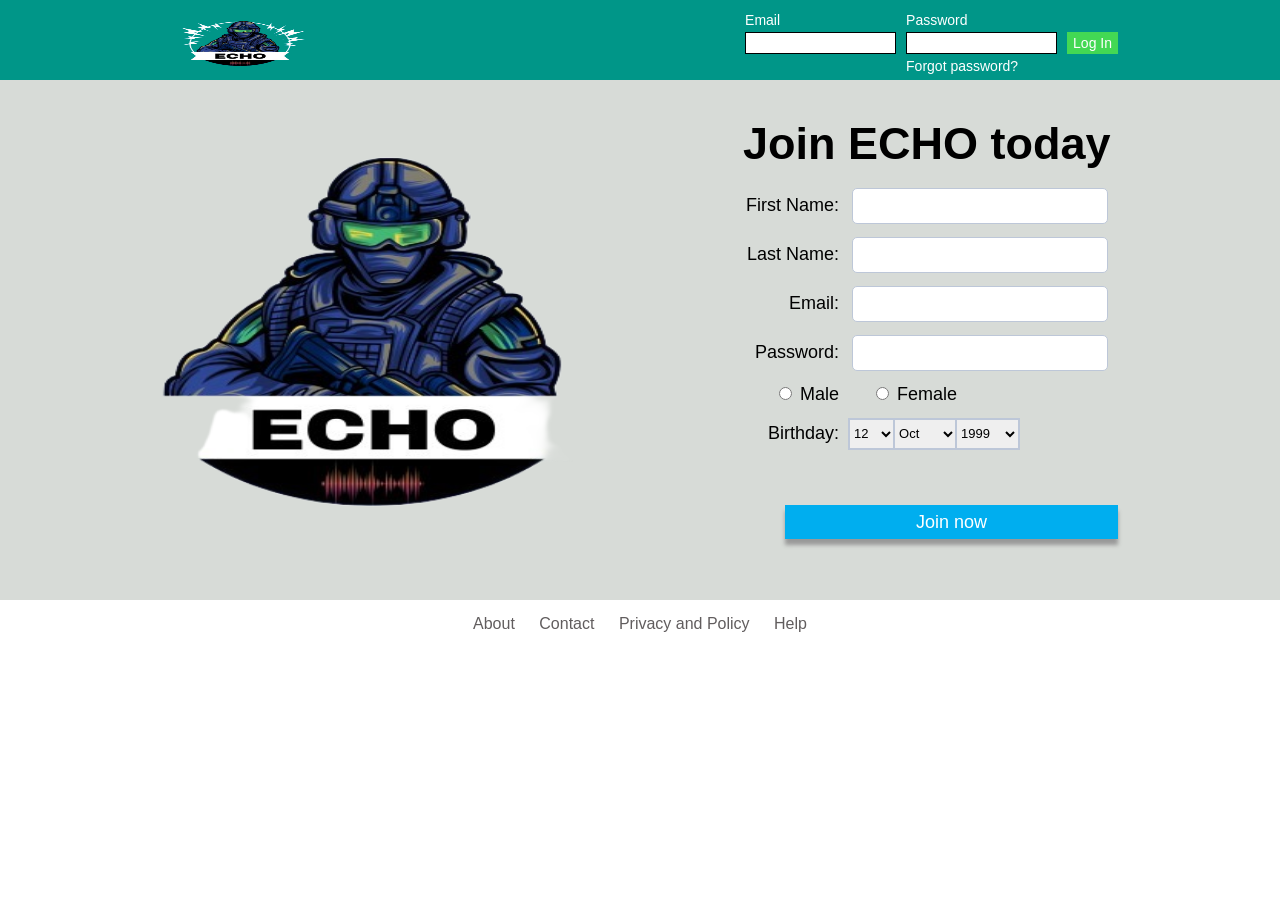
<file: index.html>
﻿<!DOCTYPE html>
<html>
<head>
	<title>Echo Enforce</title>
	<link rel="stylesheet" type="text/css" href="./CSS/style.css"/>
</head>
<body>

	<div class="header">
		<div class="wrapper">
			<img src="images/enforce.png" width=160 height=70 class="logoletter"/>
			<form action="./login/home.html" class="loginuser">
				<table id="login">
					<tr style="height: 20px">
						<td><label for="email">Email</label> </td>
						<td><label for="logpassword">Password</label></td>
						<td rowspan=3><input type="submit" value="Log In" id="loginbutton"></td>
					</tr>
					
					<tr>
						<td><input type="text" id="email" class="inputtext" required/></td>
						<td><input type="password" id="logpassword" class="inputtext" required/></td>
					</tr>

					<tr style="height: 20px">
						<td></td>
						<td><a href="" style="color:white;text-decoration:none;padding-top: 3px;">Forgot password?</a></td>
					</tr>
				</table>

			</form>
		</div>
	</div>

	<div class="main">
		<div class="wrapper">
			<img src="images/Echo.png" class="logopic"/>

		<div class="signup">
			<h1>Join ECHO today</h1>

			<form action="join/profile1.html">
				<table id="signuptable">
					<tr>
						<td><label for="fname">First Name:</label></td>
						<td><input type="text" id="fname" class="inputtext2" name="fname" required/></td>
					</tr>

					<tr>
						<td><label for="lname">Last Name:</label></td>
						<td><input type="text" id="lname" class="inputtext2" name="lname" required/></td>
					</tr>

					<tr>
						<td><label for="emailadd"> Email:</label></td>
						<td><input type="email" id="emailadd" class="inputtext2" name="emailid" required/></td>
					</tr>

					<tr>
						<td><label for="pwd">Password:</label></td>
						<td><input type="password" id="pwd" class="inputtext2" name="pwd" required/></td>
					</tr>

					<tr id="fm">
						<td style="text-align:right;"><input type="radio" name="sex" id="male" required/>
						<label for="male">Male</label></td>

						<td style="padding-left:20px;"><input type="radio" name="sex" id="female" required/>
						<label for="female" id="fm1">Female</label></td>
					</tr>

					<tr>
						<td><label for="date">Birthday:</label></td>
						<td id="dob"><select title="Day" id="date" name="date">
							<option value="0">Day</option>
							<option value="1">1</option>
							<option value="2">2</option>
							<option value="3">3</option>
							<option value="4">4</option>
							<option value="5">5</option>
							<option value="6">6</option>
							<option value="7">7</option>
							<option value="8">8</option>
							<option value="9">9</option>
							<option value="10">10</option>
							<option value="11">11</option>
							<option value="12" selected="1">12</option>
							<option value="13">13</option>
							<option value="14">14</option>
							<option value="15">15</option>
							<option value="16">16</option>
							<option value="17">17</option>
							<option value="18">18</option>
							<option value="19">19</option>
							<option value="20">20</option>
							<option value="21">21</option>
							<option value="22">22</option>
							<option value="23">23</option>
							<option value="24">24</option>
							<option value="25">25</option>
							<option value="26">26</option>
							<option value="27">27</option>
							<option value="28">28</option>
							<option value="29">29</option>
							<option value="30">30</option>
							<option value="31">31</option>
						</select>
						<select title="month" style="width: 65px" name="month">
							<option value="0">Month</option>
							<option value="1">Jan</option>
							<option value="2">Feb</option>
							<option value="3">Mar</option>
							<option value="4">Apr</option>
							<option value="5">May</option>
							<option value="6">Jun</option>
							<option value="7">Jul</option>
							<option value="8">Aug</option>
							<option value="9">Sept</option>
							<option value="10" selected="1">Oct</option>
							<option value="11">Nov</option>
							<option value="12">Dec</option>
						</select>
						<select title="year" style="width: 65px" name="year">
							<option value="0">Year</option><option value="2017">2017</option><option value="2016">2016</option><option value="2015">2015</option><option value="2014">2014</option><option value="2013">2013</option><option value="2012">2012</option><option value="2011">2011</option><option value="2010">2010</option><option value="2009">2009</option><option value="2008">2008</option><option value="2007">2007</option><option value="2006">2006</option><option value="2005">2005</option><option value="2004">2004</option><option value="2003">2003</option><option value="2002">2002</option><option value="2001">2001</option><option value="2000">2000</option><option value="1999" selected="1">1999</option><option value="1998">1998</option><option value="1997">1997</option><option value="1996">1996</option><option value="1995">1995</option><option value="1994">1994</option><option value="1993">1993</option><option value="1992">1992</option><option value="1991">1991</option><option value="1990">1990</option><option value="1989">1989</option><option value="1988">1988</option><option value="1987">1987</option><option value="1986">1986</option><option value="1985">1985</option><option value="1984">1984</option><option value="1983">1983</option><option value="1982">1982</option><option value="1981">1981</option><option value="1980">1980</option><option value="1979">1979</option><option value="1978">1978</option><option value="1977">1977</option><option value="1976">1976</option><option value="1975">1975</option><option value="1974">1974</option><option value="1973">1973</option><option value="1972">1972</option><option value="1971">1971</option><option value="1970">1970</option><option value="1969">1969</option><option value="1968">1968</option><option value="1967">1967</option><option value="1966">1966</option><option value="1965">1965</option><option value="1964">1964</option><option value="1963">1963</option><option value="1962">1962</option><option value="1961">1961</option><option value="1960">1960</option><option value="1959">1959</option><option value="1958">1958</option><option value="1957">1957</option><option value="1956">1956</option><option value="1955">1955</option><option value="1954">1954</option><option value="1953">1953</option><option value="1952">1952</option><option value="1951">1951</option><option value="1950">1950</option><option value="1949">1949</option><option value="1948">1948</option><option value="1947">1947</option><option value="1946">1946</option><option value="1945">1945</option><option value="1944">1944</option><option value="1943">1943</option><option value="1942">1942</option><option value="1941">1941</option><option value="1940">1940</option><option value="1939">1939</option><option value="1938">1938</option><option value="1937">1937</option><option value="1936">1936</option><option value="1935">1935</option><option value="1934">1934</option><option value="1933">1933</option><option value="1932">1932</option><option value="1931">1931</option><option value="1930">1930</option><option value="1929">1929</option><option value="1928">1928</option><option value="1927">1927</option><option value="1926">1926</option><option value="1925">1925</option><option value="1924">1924</option><option value="1923">1923</option><option value="1922">1922</option><option value="1921">1921</option><option value="1920">1920</option><option value="1919">1919</option><option value="1918">1918</option><option value="1917">1917</option><option value="1916">1916</option><option value="1915">1915</option><option value="1914">1914</option><option value="1913">1913</option><option value="1912">1912</option><option value="1911">1911</option><option value="1910">1910</option><option value="1909">1909</option><option value="1908">1908</option><option value="1907">1907</option><option value="1906">1906</option><option value="1905">1905</option>
						</select></td>
					</tr>


					<tr id="joinbut">
						<td colspan=2 style="padding-left:40px;padding-right: 0px"><input id="joinnowbttn" type="submit" value="Join now"/></td>
					</tr>

				</table>
			</form>
			</div>
		</div>
	</div>

	<div class="footer">
		<div class="wrapper">
			<div class="foot">

				<ul>
					<li><a href="">About</a></li>
					<li><a href="">Contact</a></li>
					<li><a href="">Privacy and Policy</a></li>
					<li><a href="">Help</a></li>
				</ul>
			</div>
		</div>
	</div>

</body>
</html>
</file>
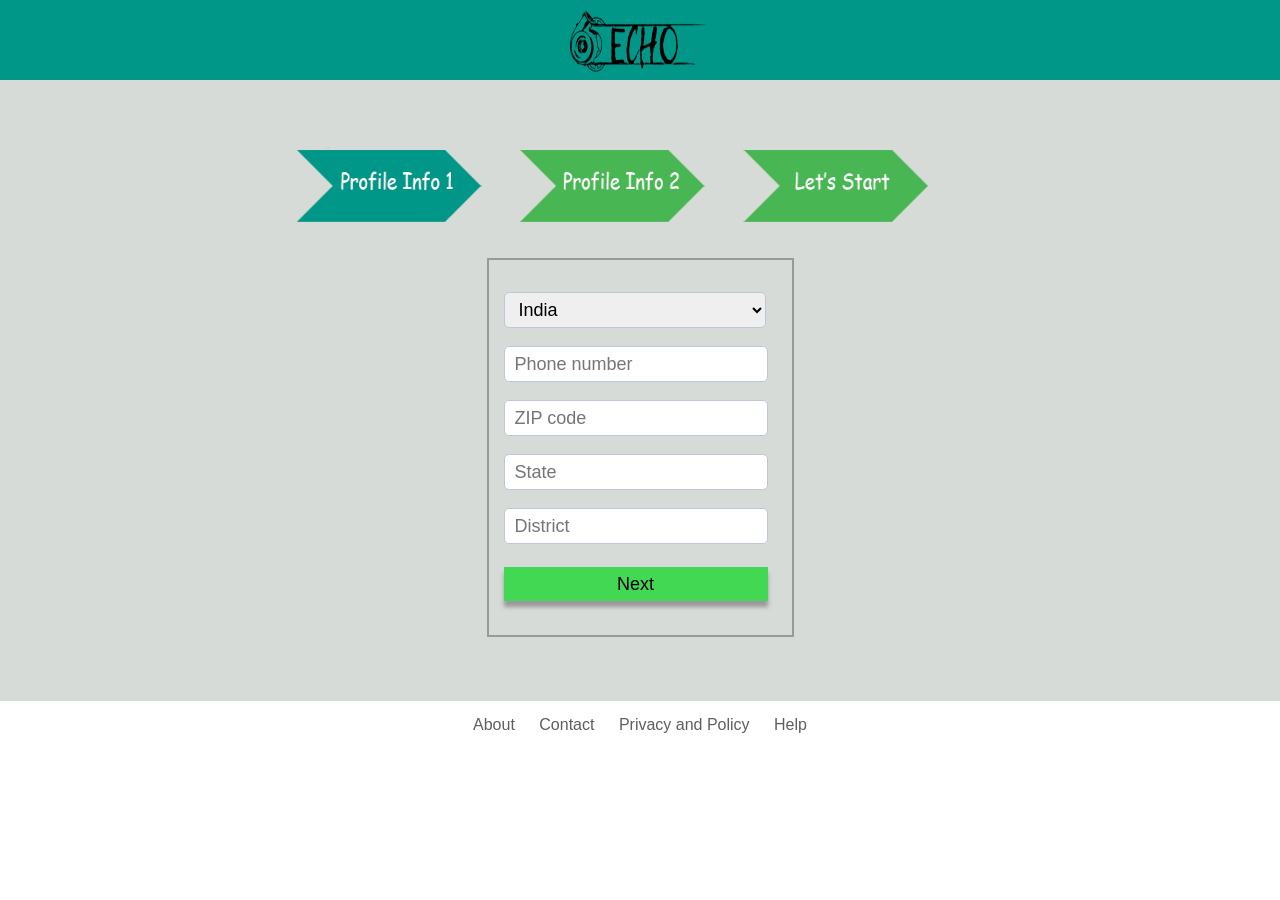
<file: join/profile1.html>
﻿<!DOCTYPE html>
<html>
<head>
	<title>Echo Enforce Profile Detail 1</title>
	<link rel="stylesheet" type="text/css" href="../CSS/styleprofile.css"/>
</head>
<body>

	<div class="header">
		<div class="wrapper">
			<img src="../images/sss.png" width=160 height=70 class="logoletter"/>
			
		</div>
	</div>

	<div class="main">
		<div class="wrapper">

		<div class="signup">
			<!-- <h1>Join homaj today</h1> -->
			<img src="../images/profile/profile1.png"/>
			<form action="profile2.html">
				<table id="signuptable">
					<tr>
						<td style="padding-top:18px;"><select title="country">
						<option value=0>India</option>
						<option value=0>Argentina</option>
						<option value=0>Spain</option>
						<option value=0>United States</option>
						</td>
					</tr>

					<tr>
						<td><input type="number" id="phoneno" class="inputtext2" placeholder="Phone number" required/></td>
					</tr>

					<tr>
						<td><input type="number" id="zipcode" class="inputtext2" placeholder="ZIP code" required/></td>
					</tr>

					<tr>
						<td><input type="text" id="state" class="inputtext2" placeholder="State" required/></td>
					</tr>

					<tr>
						<td><input type="text" id="District" class="inputtext2" placeholder="District" required/>
					</tr>

				


					<tr id="nextbut">
						<td><input id="nextbttn" type="submit" value="Next"/></td>
					</tr>

				</table>
			</form>
			</div>
		</div>
	</div>

	<div class="footer">
		<div class="wrapper">
			<div class="foot">
				<ul>
					<li><a href="">About</a></li>
					<li><a href="">Contact</a></li>
					<li><a href="">Privacy and Policy</a></li>
					<li><a href="">Help</a></li>
				</ul>
			</div>
		</div>
	</div>

</body>
</html>
</file>
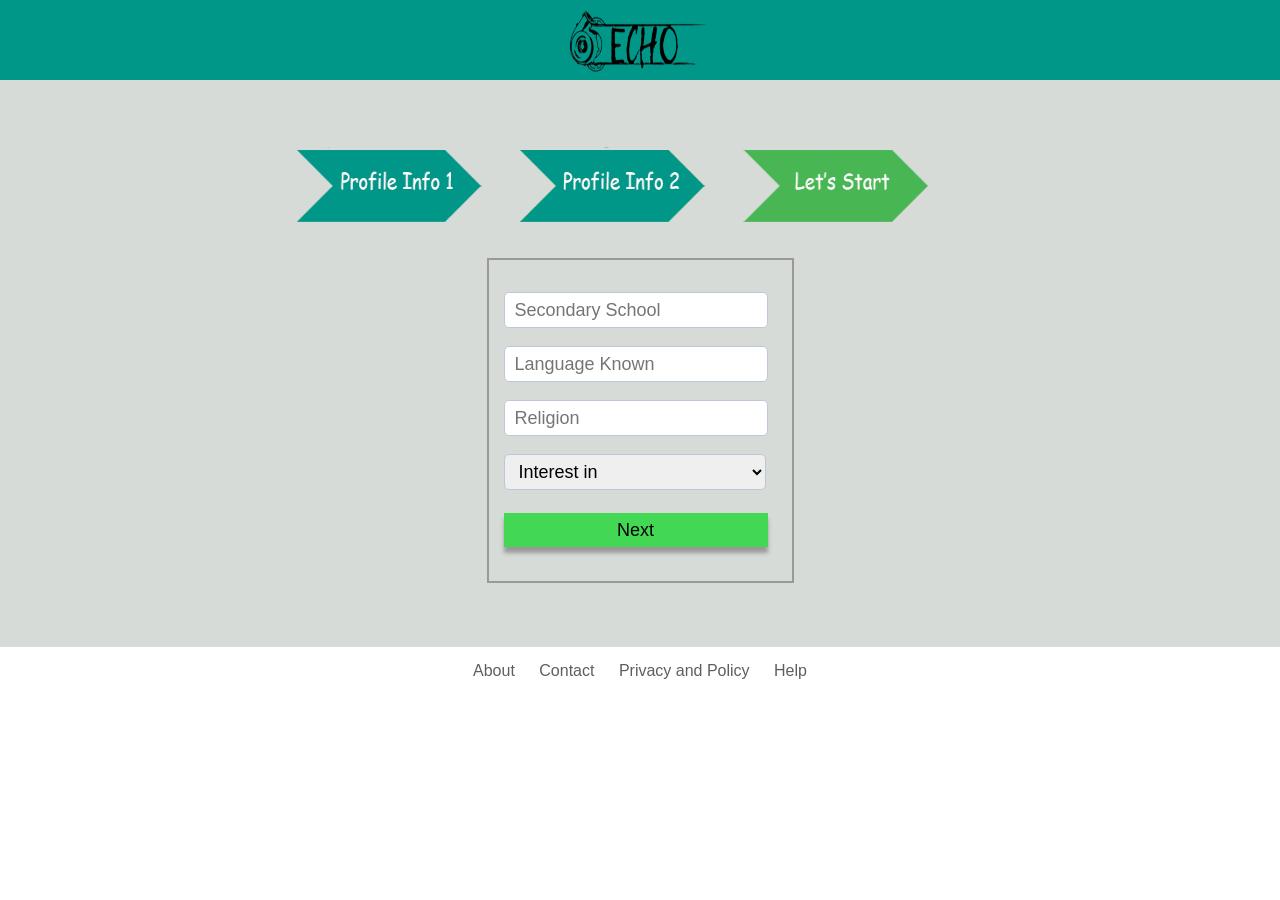
<file: join/profile2.html>
﻿<!DOCTYPE html>
<html>
<head>
	<title>Echo Enforce Profile Detail 2</title>
	<link rel="stylesheet" type="text/css" href="../CSS/styleprofile.css"/>
</head>
<body>

	<div class="header">
		<div class="wrapper">
			<img src="../images/sss.png" width=160 height=70 class="logoletter"/>
			
		</div>
	</div>

	<div class="main">
		<div class="wrapper">

		<div class="signup">
			<!-- <h1>Join homaj today</h1> -->
			<img src="../images/profile/profile2.png"/>
			<form action="profile3.html">
				<table id="signuptable">

					<tr>
						<td style="padding-top:18px"><input type="text" id="school" class="inputtext2" placeholder="Secondary School" required/></td>
					</tr>

					<tr>
						<td><input type="text" id="language" class="inputtext2" placeholder="Language Known" required/></td>
					</tr>

					<tr>
						<td><input type="text" id="religion" class="inputtext2" placeholder="Religion" required/></td>
					</tr>

					<tr>
						<td><select title="Interest">
						<option value=0>Interest in</option>
						<option value=1>Men</option>
						<option value=2>Women</option>
						<option value=3>Men and Women</option>
						</td>
					</tr>

					<tr id="nextbut">
						<td><input id="nextbttn" type="submit" value="Next"/></td>
					</tr>

				</table>
			</form>
			</div>
		</div>
	</div>

	<div class="footer">
		<div class="wrapper">
			<div class="foot">

				<ul>
					<li><a href="">About</a></li>
					<li><a href="">Contact</a></li>
					<li><a href="">Privacy and Policy</a></li>
					<li><a href="">Help</a></li>
				</ul>
			</div>
		</div>
	</div>

</body>
</html>
</file>
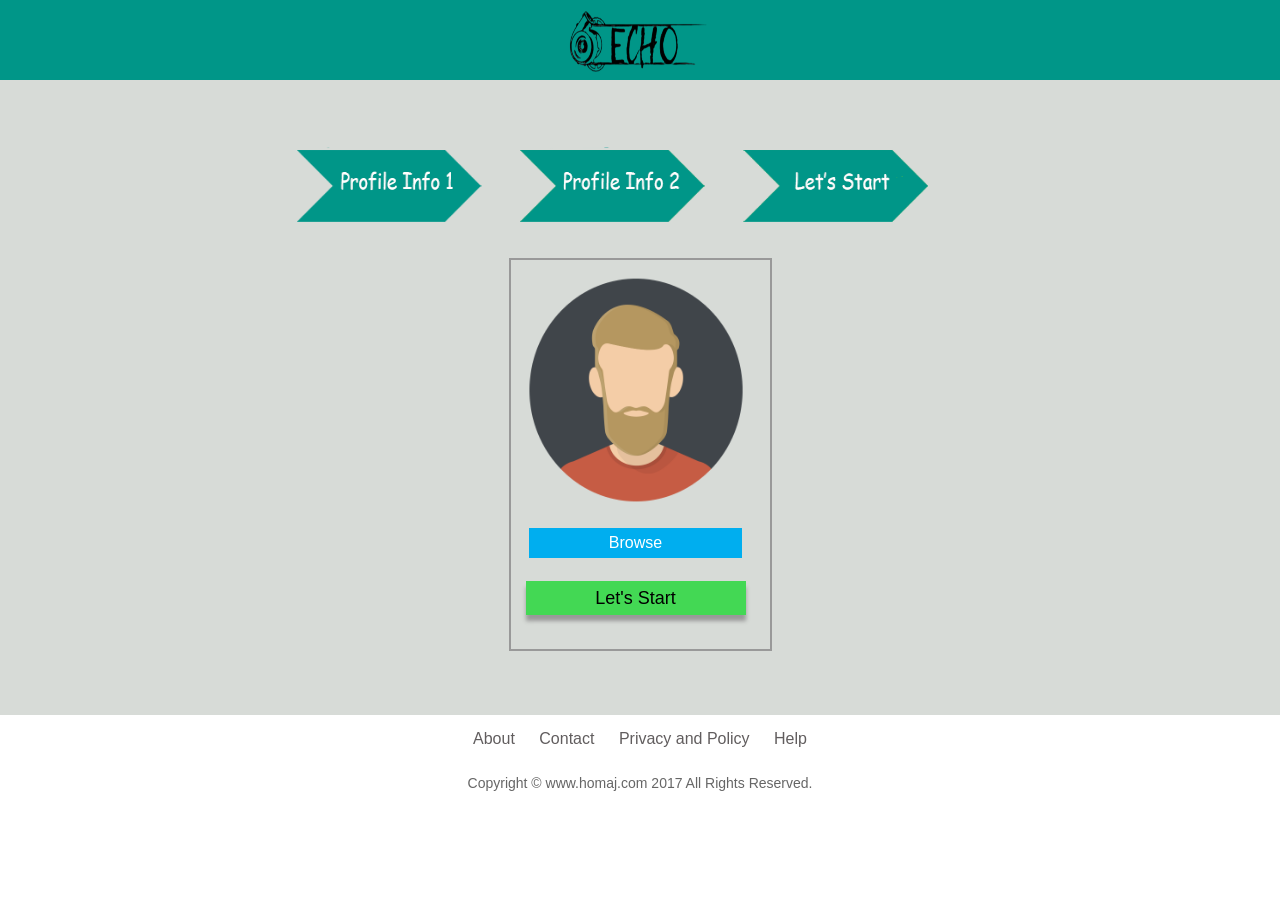
<file: join/profile3.html>
﻿<!DOCTYPE html>
<html>
<head>
	<title>Echo Enforce Profile Picture</title>
	<link rel="stylesheet" type="text/css" href="../CSS/styleprofile.css"/>
	<script src="../javascript/profilescript.js"></script>

</head>
<body>

	<div class="header">
		<div class="wrapper">
			<img src="../images/sss.png" width=160 height=70 class="logoletter"/>
			
		</div>
	</div>

	<div class="main">
		<div class="wrapper">

		<div class="signup">
			<!-- <h1>Join homaj today</h1> -->
			<img src="../images/profile/profile3.png"/>
			<form action="../login/home.html">

				<table id="signuptable">
					
					<tr>
						<td style="padding-bottom:0px;"><img src="../images/profile/upload.png" id="load1" style="width:220px; height:230px;"/>
						</td>

					</tr>		

					<tr>
						<td align="middle"> <input type="button" class="uploadButton" id="browser" value="Browse" />
				 <input type="file" id="myFile" name="pic" accept="image/*" onchange="loadFile(event)" onmouseover="onbuttoncolor()" onmouseout="outbuttoncolor()"></td>
					</tr>


					<tr id="nextbut">
						<td><input id="nextbttn" type="submit" value="Let's Start" /></td>
					</tr>

				</table>
			</form>
			</div>
		</div>
	</div>

	<div class="footer">
		<div class="wrapper">
			<div class="foot">

				<ul>
					<li><a href="">About</a></li>
					<li><a href="">Contact</a></li>
					<li><a href="">Privacy and Policy</a></li>
					<li><a href="">Help</a></li>
				</ul>

				<p>Copyright © www.homaj.com 2017 All Rights Reserved.</p>
			</div>
		</div>
	</div>

</body>
</html>
</file>
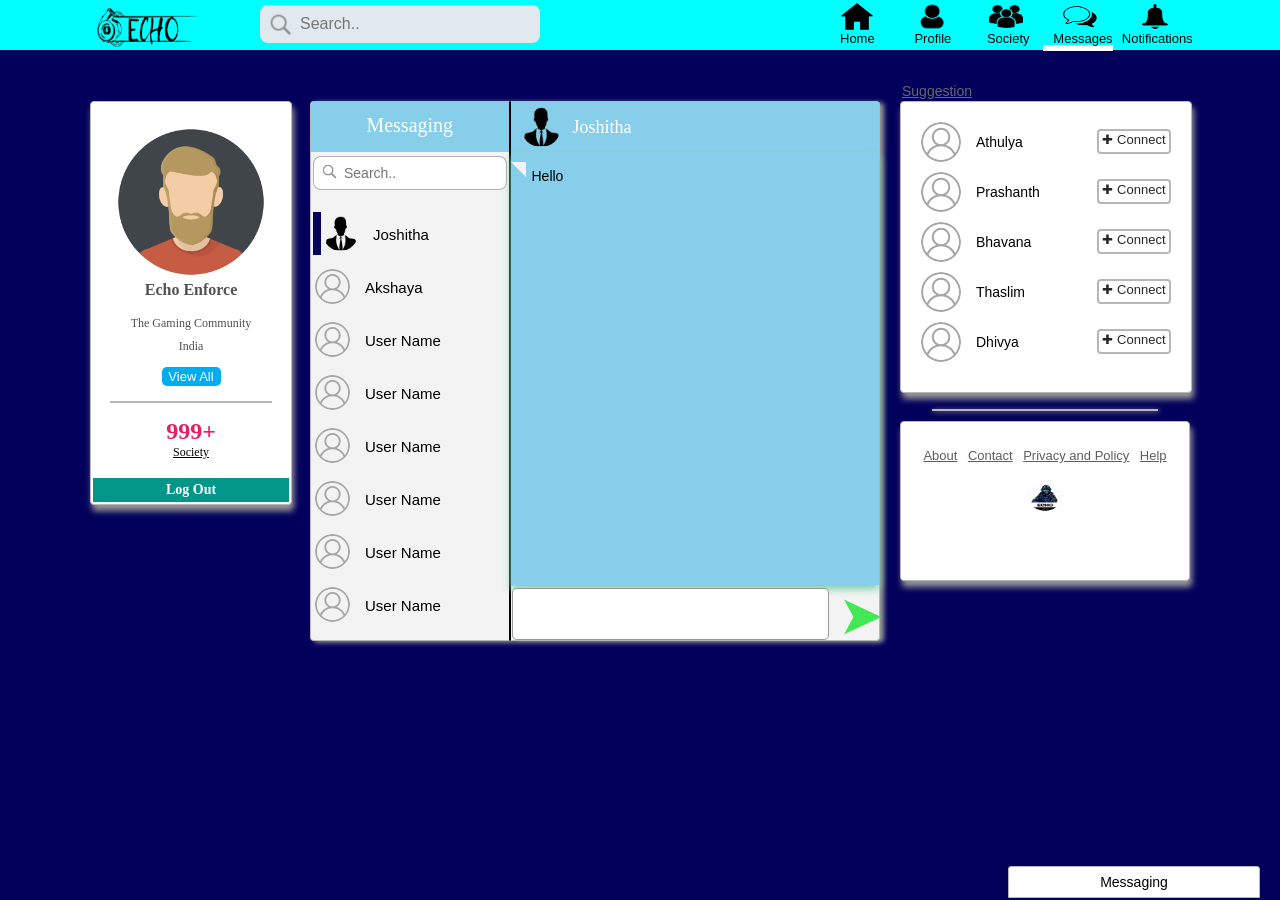
<file: login/messages.html>
﻿<!DOCTYPE html>
<html>
<head>
	<title>Echo Enforce Home</title>
	<!-- CSS and JavaScript references -->
	<link rel="stylesheet" type="text/css" href="../CSS/header.css">
	<link rel="stylesheet" type="text/css" href="../CSS/message.css">
	<script src="../javascript/header.js"></script>
	<script src="../javascript/message.js"></script>
	<!-- Ending of CSS and JavaScrit -->
</head>
<body onload="loadcontact()">
	<!-- Header section -->
	<div class="headerfixed">
		<!-- Header start -->
	<div class="header">
		<!-- Wrapper start of heading-->
		<div class="wrapper">
			<!-- homaj logo -->
			<a href="home.html"><img src="../images/sss.png" width=120 height=45 class="logoletter"/></a>
			<!-- Search bar -->
			<form id="searching">
			  <input type="text" name="search" placeholder="Search.." id="search">
			</form>

			<!-- icon bar to navigate to all pages -->
			<div class="icon-bar">
			 <ul>
			 	<!-- home -->
			 	<li><a href="home.html" onmouseover="headerchange(1);" onmouseout="headerorigin(1);"><img src="../images/login/home.png" id="homaj-home"><p id="p1">Home</p></a></li>
			 	<!-- profile -->
			 	<li> <a href="profile.html" onmouseover="headerchange(2);" onmouseout="headerorigin(2);"><img src="../images/login/profile.png" id="homaj-profile"><p id="p2">Profile</p></a> </li>
			 	<!-- society -->
			 	<li><a href="society.html" onmouseover="headerchange(3);" onmouseout="headerorigin(3);"><img src="../images/login/society.png" id="homaj-society"><p id="p3">Society</p></a></li>
			 	<!-- message -->
			 	<li style="border-bottom: 6px solid white;"> <a href="messages.html" onmouseover="headerchange(4);" onmouseout="headerorigin(4);"><img src="../images/login/message.png" id="homaj-message"><p id="p4">Messages</p></a></li>
			 	<!-- notification -->
			 	<li><a href="#" onmouseover="headerchange(5);" onmouseout="headerorigin(5);"><img src="../images/login/notification.png" id="homaj-notification"><p id="p5">Notifications</p></a>
			 	<div id="notify">
			 		<p>No New Notification</p>
			 		<hr style="background-color:white;width: 90%;">
			 	</div>
			 	</li>
			 </ul>	 
			   
			</div>
			<!-- Ending of Icon bar -->


		</div>
		<!-- Wrapper End of heading -->

	</div>
	<!-- End of header -->
	</div>
	<!-- End of header section -->


	<!-- Content Section -->
	<div class="content">
		<!-- Start wrapper -->
		<div class="wrapper">

			<!-- Start Left section -->
			<div class="leftfixed">
				<!-- start sidebar left -->
				<div class="sidebarleft">
					<img src="../images/profile/upload.png"/>
					<p id="sidename"> Echo Enforce</p>
					<p id="ssn"> The Gaming Community</p>
					<p id="country">India</p>
					<a href="profile.html" id="viewall">View All</a>
					<hr>
					<p id="nosociety">999+</p>
					<p id="societyname"><a href="society.html">Society</a></p>
					<p id="logout"><a href="../index.html">Log Out</a></p>
				</div>
				<!-- End of sidebar left -->
			</div>
			<!-- End of leftfixed -->


			<!-- start of main content section -->
			<div class="mainnotfixed">
				<!-- Start of left contact section -->
				<div class="contact">	
				<!-- heading messaging -->
				<div class="headmsg">
					<p>Messaging</p>
				</div>

				<!-- contact section content -->
				<div class="leftcontent">
					<!-- Search bar -->
					<form id="contactsearch">
					  <input type="text" name="search" placeholder="Search.." id="searchcontact">
					</form>

					<!-- Contacts -->
					<div class="contacts">
						<!-- users -->
						<div class="contactuser" style="border-left: 8px solid #03005b;; margin-top: 18px;" onclick="select(1)">
							<img src="../images/login/messages/dennis.png" class="contimg">
							<p class="name">Joshitha</p>
						</div>

						<div class="contactuser" onclick="select(2);">
							<img src="../images/profile/other_profile.png" class="contimg"/>
							<p class="name">Akshaya </p>
						</div>
						<!-- End user -->

					</div>
					<!-- End contacts -->

				</div>
				<!-- End contact section -->				  
			    </div>
				<!-- End of left contact section -->
				

				<!-- Start of right chat section -->
				<div class="chat">
				<!-- heading chat user -->
				<div class="chatuser">
					<!-- heading chat user name and pic -->
					<img src="../images/login/messages/dennis.png" class="chatimg"/>
							<p class="viewname">Joshitha</p>
				</div>
				<!-- End of chat user heading -->

				<!-- chat msg start -->
				<div class="chatmsg">
					
					<div class="received">
						<p>Hello</p>
					</div>

					<div class="send">
						<p>Hi!</p>
					</div>

					<div class="received">
						<p>How are you?</p>
					</div>

					<div class="send">
						<p>I'm Fine.. HOw are You ?</p>
					</div>

					<div class="received">
						<p>Yah.. fine .. what are your plans Today?</p>
					</div>

					<div class="received">
						<p>Nothing much.. just I'm waiting to play the game with you</p>
					</div>

				</div>
				<!-- End of chat msg -->

				<!-- to send msg box and button -->
				<div class="sendmessage">
					<textarea id="textarea"></textarea>
					<p id="sendsymbol" onclick="sendmsg();">&#x27A4;</p>
				</div>
				<!-- end of msg box -->

				</div>
				<!-- End of right chat section -->
		
			</div>
			<!-- End of main content section -->


			<!-- start of right section suggestion user -->
			<div class="rightfixed">
				<div class="suggesfixed"><p id="suggestion">Suggestion</p></div>

				<!-- Start of right fixed -->
				<div class="sidebarright">

					<!-- suggested user -->
					<div class="rightcontent">
						<img src="../images/profile/other_profile.png"/>
						<p class="name">Athulya</p>
						<a href="#" id="connect1" onclick="changelogo('connect1');">&#x271A; Connect</a>

					</div>

					<div class="rightcontent">
						<img src="../images/profile/other_profile.png"/>
						<p class="name">Prashanth</p>
						<a href="#" id="connect2" onclick="changelogo('connect2');">&#x271A; Connect</a>
					</div>

					<div class="rightcontent">
						<img src="../images/profile/other_profile.png"/>
						<p class="name">Bhavana</p>
						<a href="#" id="connect3" onclick="changelogo('connect3');">&#x271A; Connect</a>
					</div>

					<div class="rightcontent">
						<img src="../images/profile/other_profile.png"/>
						<p class="name">Thaslim</p>
						<a href="#" id="connect4" onclick="changelogo('connect4');">&#x271A; Connect</a>
					</div>

					<div class="rightcontent">
						<img src="../images/profile/other_profile.png"/>
						<p class="name">Dhivya</p>
						<a href="#" id="connect5" onclick="changelogo('connect5');">&#x271A; Connect</a>
					</div>
					<!-- End of sugested user -->
				</div>
				<!-- End of right fixed -->

			</div>
			<!-- End of right section suggestion user -->


			<!-- Start of about homaj -->
			<div class="rightfixed">
				
				<div class="sidebarright" style="width: 280px;padding: 4px;margin-top: 20px;height: 150px;">
					<hr style="top: -25px;">
				<div class="foot">

					<ul>
						<li><a href="https://kanna-signin.github.io/About/" target="_blank">About</a></li>
						<li><a href="">Contact</a></li>
						<li><a href="https://kanna-signin.github.io/Privacy/" target="_blank">Privacy and Policy</a></li>
						<li><a href=" https://kanna-signin.github.io/support/" target="_blank">Help</a></li>
					</ul>
					<img src="../images/enforce.png"/>
				</div>
				</div>
			</div>
			<!-- End of about homaj -->

			<!-- message bar at the bottom -->
			<div class="message" id="msg1">
				<button id="msg2" onclick="showhide()">Messaging</button>
				<p> No New Messages.</p>
			</div>
			<!-- End of message bar at the bottom -->

		</div>
		<!-- End of wrapper -->

	</div>
	<!-- End of content section -->


</body>
</html>
</file>
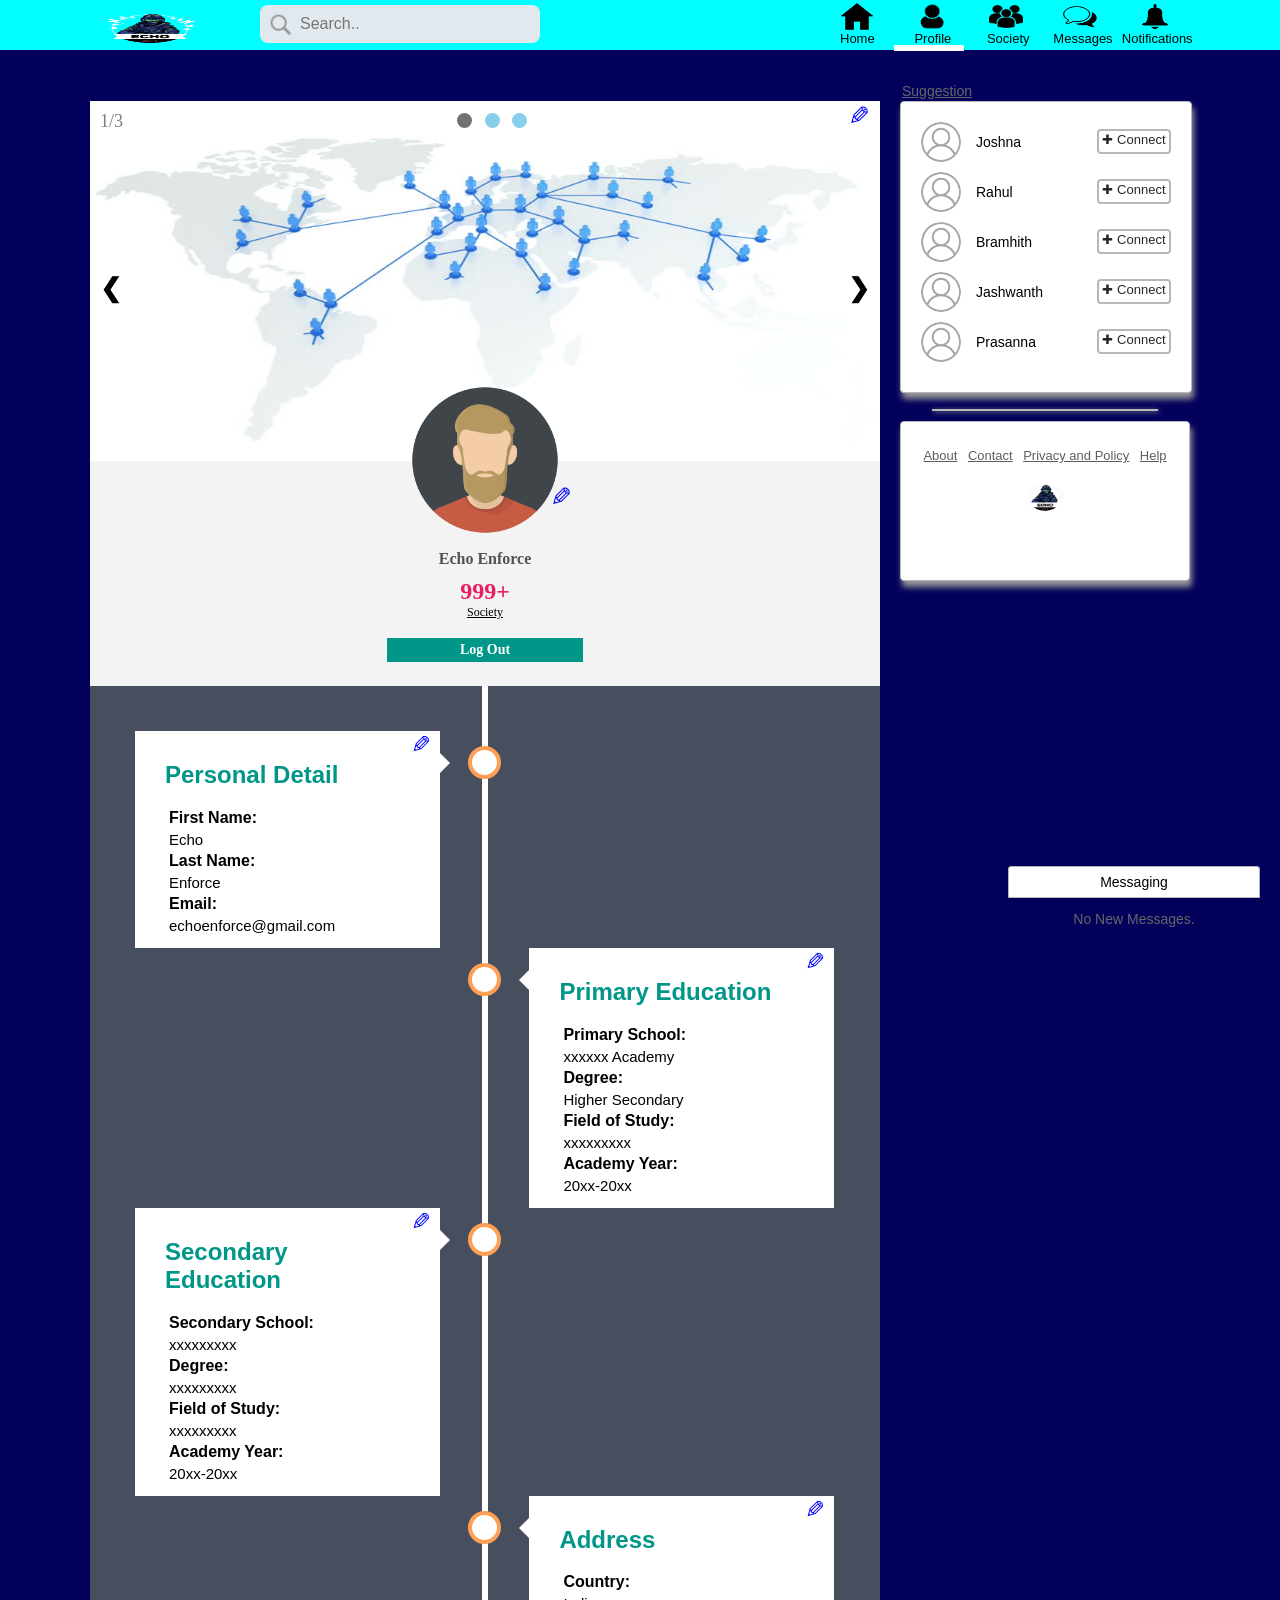
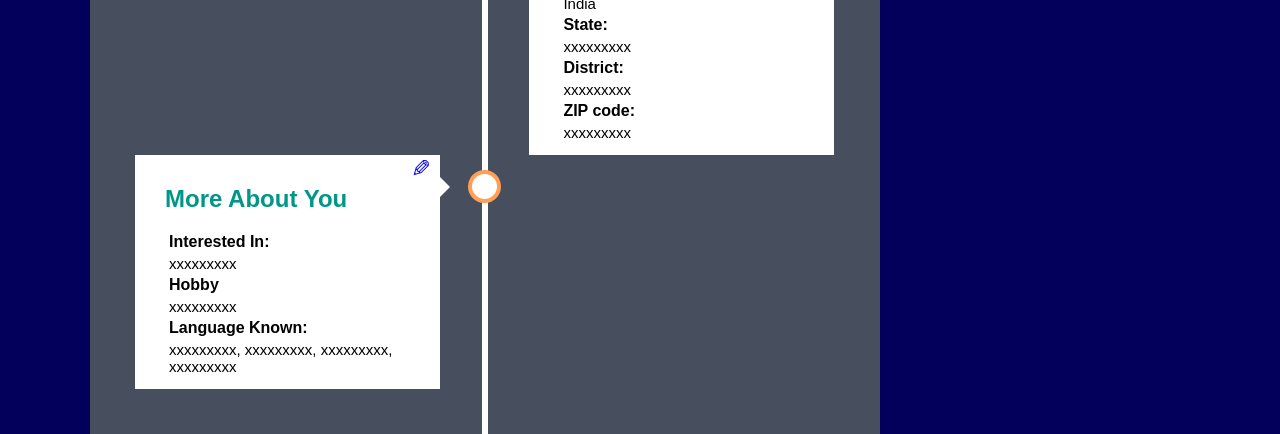
<file: login/profile.html>
﻿<!DOCTYPE html>
<html>
<head>
	<title>Echo Enforce Home</title>
	<!-- CSS and JavaScript references -->
	<link rel="stylesheet" type="text/css" href="../CSS/header.css">
	<link rel="stylesheet" type="text/css" href="../CSS/profile.css">
	<script src="../javascript/header.js"></script>
	<script src="../javascript/profile.js"></script>
	<!-- Ending of CSS and JavaScrit -->
</head>
<body  onload="showSlides(1);">
	<!-- Header section -->
	<div class="headerfixed">
		<!-- Header start -->
	<div class="header">
		<!-- Wrapper start of heading-->
		<div class="wrapper">
			<!-- homaj logo -->
			<a href="home.html"><img src="../images/enforce.png" width=120 height=45 class="logoletter"/></a>
			<!-- Search bar -->
			<form id="searching">
			  <input type="text" name="search" placeholder="Search.." id="search">
			</form>

			<!-- icon bar to navigate to all pages -->
			<div class="icon-bar">
			 <ul>
			 	<!-- home -->
			 	<li><a href="home.html" onmouseover="headerchange(1);" onmouseout="headerorigin(1);"><img src="../images/login/home.png" id="homaj-home"><p id="p1">Home</p></a></li>
			 	<!-- profile -->
			 	<li style="border-bottom: 6px solid white;"> <a href="profile.html" onmouseover="headerchange(2);" onmouseout="headerorigin(2);"><img src="../images/login/profile.png" id="homaj-profile"><p id="p2">Profile</p></a> </li>
			 	<!-- society -->
			 	<li><a href="society.html" onmouseover="headerchange(3);" onmouseout="headerorigin(3);"><img src="../images/login/society.png" id="homaj-society"><p id="p3">Society</p></a></li>
			 	<!-- message -->
			 	<li> <a href="messages.html" onmouseover="headerchange(4);" onmouseout="headerorigin(4);"><img src="../images/login/message.png" id="homaj-message"><p id="p4">Messages</p></a></li>
			 	<!-- notification -->
			 	<li><a href="#" onmouseover="headerchange(5);" onmouseout="headerorigin(5);"><img src="../images/login/notification.png" id="homaj-notification"><p id="p5">Notifications</p></a>
			 	<div id="notify">
			 		<p>No New Notification</p>
			 		<hr style="background-color:white;width: 90%;">
			 	</div>
			 	</li>
			 </ul>	 
			   
			</div>
			<!-- Ending of Icon bar -->


		</div>
		<!-- Wrapper End of heading -->

	</div>
	<!-- End of header -->
	</div>
	<!-- End of header section -->

	<!-- Content Section -->
	<div class="content">
		<!-- Start wrapper -->
		<div class="wrapper">

			<!-- Start Left section profile -->
			<div class="leftfixedprofile">

				<!-- area of slide show -->
				<div class="slideshowcontainer">
					
					<!-- change slideshow image -->
					<input type="file" name="pic" class="chooseslide" accept="image/*" title="change slideshow image" onchange="loadFile(event)" onmouseover="stoptime()" onmouseout="starttime()"/>
					<p class="slideEdit">&#9998;</p>
					<!-- end of change slideshow image -->

					<div class="bubble">
					<span class="dot" onclick="currentslide(1)"></span>
					<span class="dot" onclick="currentslide(2)"></span>
					<span class="dot" onclick="currentslide(3)"></span>
					</div>

					<!-- sildeshow images -->
					<div class="singleslide">
						<div class="number">1/3</div>
						<img src="../images/login/profile/society1.jpg" class="slidimg"/>
					</div>
					<div class="singleslide">
						<div class="number">2/3</div>
						<img src="../images/login/profile/society2.jpg" class="slidimg"/>
					</div>
					<div class="singleslide">
						<div class="number">3/3</div>
						<img src="../images/login/profile/society3.jpg" class="slidimg"/>
					</div>
					<!-- End of slideshow images -->

					<!-- prev and next button to change slideshow -->
					<div class="prev" onclick="plusSlides(-1);">&#10094;</div>
       				<div class="next" onclick="plusSlides(1);">&#10095;</div>
				</div>
				<!-- End area of slideshow -->

				<!-- start sidebar left profile -->
				<div class="sidebarleftprofile">

					<!-- change image -->
					<input type="file" name="pic" class="chooseslide1" accept="image/*" onchange="loadFile1(event)" title="change profile pic"/>
					<p class="slideEdit1">&#9998;</p>
					<!-- End change image -->

					<img src="../images/profile/upload.png" title="Profile Pic" class="profilepic"/>
					<p id="sidename"> Echo Enforce</p>
					<p id="nosociety">999+</p>
					<p id="societyname"><a href="society.html">Society</a></p>
					<p id="logout"><a href="../index.html">Log Out</a></p>
				</div>
				<!-- End of sidebar left profile -->
 				

				<!-- start of timeline of profile info -->
 				<div class="timeline">

 					<div class="container left">

 						<p class="slideEdit2" title="Edit" onclick="enablemodal()">&#9998;</p>
 						<div class="tcontent">
 							<h2>Personal Detail</h2>
 							<h4>First Name:</h4>
 							<p>Echo</p>
 							<h4>Last Name:</h4>
 							<p>Enforce</p>
 							<h4>Email:</h4>
 							<p>echoenforce@gmail.com</p>
 							
 						</div>

 					</div>

 					<div class="container right">

 						<p class="slideEdit2" title="Edit" onclick="enablemodal1(1)">&#9998;</p>
 						<div class="tcontent">
 							<h2>Primary Education</h2>
 							<h4>Primary School:</h4>
 							<p>xxxxxx Academy</p>
 							<h4>Degree:</h4>
 							<p>Higher Secondary</p>
 							<h4>Field of Study:</h4>
 							<p>xxxxxxxxx</p>
 							<h4>Academy Year:</h4>
 							<p>20xx-20xx</p>
 						</div>

 					</div>

 					<div class="container left">

 						<p class="slideEdit2" title="Edit" onclick="enablemodal1(2)">&#9998;</p>
 						<div class="tcontent">
 							<h2>Secondary Education</h2>
 							<h4>Secondary School:</h4>
 							<p>xxxxxxxxx</p>
 							<h4>Degree:</h4>
 							<p>xxxxxxxxx</p>
 							<h4>Field of Study:</h4>
 							<p>xxxxxxxxx</p>
 							<h4>Academy Year:</h4>
 							<p>20xx-20xx</p>
 						</div>

 					</div>

 					<div class="container right">

 						<p class="slideEdit2" title="Edit" onclick="enablemodal2()">&#9998;</p>
 						<div class="tcontent">
 							<h2>Address</h2>
 							<h4>Country:</h4>
 							<p>India</p>
 							<h4>State:</h4>
 							<p>xxxxxxxxx</p>
 							<h4>District:</h4>
 							<p>xxxxxxxxx</p>
 							<h4>ZIP code:</h4>
 							<p>xxxxxxxxx</p>
 						</div>

 					</div>

 					<div class="container left">  

 						<p class="slideEdit2" title="Edit" onclick="enablemodal3()">&#9998;</p>
 						<div class="tcontent">
 							<h2>More About You</h2>
 							<h4>Interested In:</h4>
 							<p>xxxxxxxxx</p>
 							<h4>Hobby</h4>
 							<p> xxxxxxxxx</p>
 							<h4>Language Known:</h4>
 							<p>xxxxxxxxx, xxxxxxxxx, xxxxxxxxx, xxxxxxxxx</p>
 						</div>

 					</div>

 				</div>
 				<!-- End of timeline -->


 				<!-- Edit when click on timeline edit option -->
 				<!-- Personal Detail Edit -->
 				<div class="modal animate">
					<div class="Edit">
						<span class="close" title="Close Modal" onclick="disablemodal(0)">&times;</span>
						<h2 align="center">Personal Detail Edit</h2>
						<form action="#" onsubmit="return false">
							<br/>
							<label for="fname">First Name</label>
							<br/>
							<input type="text" id="fname" placeholder="Enter First Name" required/>

							<br/>
							<label for="lname">Last Name</label>
							<br/>
							<input type="text" id="lname" placeholder="Enter Last Name" required/>
							
							<br/>
							<label for="email">Email</label>
							<br/>
							<input type="email" id="email" placeholder="Enter Email-ID" required/>

							<br/>
							<label for="date">Birthday:</label>
							<br/>
							<select title="Day" id="date name="date" style="width: 27%; padding: 8px 10px; margin:12px 0; display: inline-block;border: 1px solid #ccc;box-sizing: border-box;border-radius: 5px; font-size: 14px;">
							<option value="0">Day</option>
							<option value="1">1</option>
							<option value="2">2</option>
							<option value="3">3</option>
							<option value="4">4</option>
							<option value="5">5</option>
							<option value="6">6</option>
							<option value="7">7</option>
							<option value="8">8</option>
							<option value="9">9</option>
							<option value="10">10</option>
							<option value="11">11</option>
							<option value="12" selected="1">12</option>
							<option value="13">13</option>
							<option value="14">14</option>
							<option value="15">15</option>
							<option value="16">16</option>
							<option value="17">17</option>
							<option value="18">18</option>
							<option value="19">19</option>
							<option value="20">20</option>
							<option value="21">21</option>
							<option value="22">22</option>
							<option value="23">23</option>
							<option value="24">24</option>
							<option value="25">25</option>
							<option value="26">26</option>
							<option value="27">27</option>
							<option value="28">28</option>
							<option value="29">29</option>
							<option value="30">30</option>
							<option value="31">31</option>
							</select>

							<select title="month" name="month" style="width: 32%; padding: 8px 10px; margin:12px 0; display: inline-block;border: 1px solid #ccc;box-sizing: border-box;border-radius: 5px; font-size: 14px;">
							<option value="0">Month</option>
							<option value="Jan">Jan</option>
							<option value="Feb">Feb</option>
							<option value="Mar">Mar</option>
							<option value="Apr">Apr</option>
							<option value="May">May</option>
							<option value="Jun">Jun</option>
							<option value="Jul">Jul</option>
							<option value="Aug">Aug</option>
							<option value="Sept">Sept</option>
							<option value="Oct" selected="1">Oct</option>
							<option value="Nov">Nov</option>
							<option value="Dec">Dec</option>
							</select>

							<select title="year" style="width: 30%; padding: 8px 10px; margin:12px 0; display: inline-block;border: 1px solid #ccc;box-sizing: border-box;border-radius: 5px; font-size: 14px;" name="year">
							<option value="0">Year</option><option value="2017">2017</option><option value="2016">2016</option><option value="2015">2015</option><option value="2014">2014</option><option value="2013">2013</option><option value="2012">2012</option><option value="2011">2011</option><option value="2010">2010</option><option value="2009">2009</option><option value="2008">2008</option><option value="2007">2007</option><option value="2006">2006</option><option value="2005">2005</option><option value="2004">2004</option><option value="2003">2003</option><option value="2002">2002</option><option value="2001">2001</option><option value="2000">2000</option><option value="1999" selected="1">1999</option><option value="1998">1998</option><option value="1997">1997</option><option value="1996">1996</option><option value="1995">1995</option><option value="1994">1994</option><option value="1993">1993</option><option value="1992">1992</option><option value="1991">1991</option><option value="1990">1990</option><option value="1989">1989</option><option value="1988">1988</option><option value="1987">1987</option><option value="1986">1986</option><option value="1985">1985</option><option value="1984">1984</option><option value="1983">1983</option><option value="1982">1982</option><option value="1981">1981</option><option value="1980">1980</option><option value="1979">1979</option><option value="1978">1978</option><option value="1977">1977</option><option value="1976">1976</option><option value="1975">1975</option><option value="1974">1974</option><option value="1973">1973</option><option value="1972">1972</option><option value="1971">1971</option><option value="1970">1970</option><option value="1969">1969</option><option value="1968">1968</option><option value="1967">1967</option><option value="1966">1966</option><option value="1965">1965</option><option value="1964">1964</option><option value="1963">1963</option><option value="1962">1962</option><option value="1961">1961</option><option value="1960">1960</option><option value="1959">1959</option><option value="1958">1958</option><option value="1957">1957</option><option value="1956">1956</option><option value="1955">1955</option><option value="1954">1954</option><option value="1953">1953</option><option value="1952">1952</option><option value="1951">1951</option><option value="1950">1950</option><option value="1949">1949</option><option value="1948">1948</option><option value="1947">1947</option><option value="1946">1946</option><option value="1945">1945</option><option value="1944">1944</option><option value="1943">1943</option><option value="1942">1942</option><option value="1941">1941</option><option value="1940">1940</option><option value="1939">1939</option><option value="1938">1938</option><option value="1937">1937</option><option value="1936">1936</option><option value="1935">1935</option><option value="1934">1934</option><option value="1933">1933</option><option value="1932">1932</option><option value="1931">1931</option><option value="1930">1930</option><option value="1929">1929</option><option value="1928">1928</option><option value="1927">1927</option><option value="1926">1926</option><option value="1925">1925</option><option value="1924">1924</option><option value="1923">1923</option><option value="1922">1922</option><option value="1921">1921</option><option value="1920">1920</option><option value="1919">1919</option><option value="1918">1918</option><option value="1917">1917</option><option value="1916">1916</option><option value="1915">1915</option><option value="1914">1914</option><option value="1913">1913</option><option value="1912">1912</option><option value="1911">1911</option><option value="1910">1910</option><option value="1909">1909</option><option value="1908">1908</option><option value="1907">1907</option><option value="1906">1906</option><option value="1905">1905</option>
							</select>

							<br/>
							<input type="radio" value="Male" name="sex" id="male" required/>
						<label for="male">Male</label>

						<input type="radio" value="Female" name="sex" id="female" style="margin-bottom: 16px;" required/>
						<label for="female" id="fm1">Female</label>

						<br/>
							<label for="phoneno">Phone no</label>
							<br/>
							<input type="number" id="phoneno" placeholder="Enter Phone no" required/>

							<br/>
							<label for="religion">Religion</label>
							<br/>
							<input type="text" id="religion" placeholder="Enter Religion" required/>
							
							<br/>
						    <button type="submit" onclick="update1()">Update</button>

						    <br/>
					    <button type="button" class="cancelbtn" onclick="disablemodal(0)">Cancel</button>
					    <br/>
						</form>

					</div>
 				</div>
 				<!-- End of personal detail Edit -->

 				<!-- Primary school edit -->
 				<div class="modal animate">

 					<div class="Edit">
 						<span class="close" title="Close Modal" onclick="disablemodal(1)">&times;</span>
						<h2 align="center">Primary School Edit</h2>
 							<form action="#" onsubmit="return false">
 								<br/>
	 							<label for="pschool">Primary School</label>
	 							<br/>
	 							<input type="text" id="pschool" placeholder="Enter Primary School" required/>

	 							<br/>
	 							<label for="degree1">Degree</label>
	 							<br/>
	 							<input type="text" id="degree1" placeholder="Enter Degree" required/>
	 							
	 							<br/>
	 							<label for="fstudy1">Field of Study</label>
	 							<br/>
	 							<input type="text" id="fstudy1" placeholder="Enter Field of Study" required/>

	 							<br/>
	 							<label for="syear1">Start Year</label>
	 							<label style="position: absolute;left:50.6%;" for="eyear1">End Year</label>

	 							<br/>
	 							<input style="width:49%;" type="number" id="syear1" placeholder="Start Year" min="1970" max="2017" required/>	 		
	 							<input style="width:49%;" type="number" id="eyear1" placeholder="End Year" min="1970" required/>

	 							<br/>
 							    <button type="submit" onclick="update2(1)">Update</button>

 							    <br/>
							    <button type="button" class="cancelbtn" onclick="disablemodal(1)">Cancel</button>
							    <br/>
	 						</form>

 						</div>

 				</div>	
 				<!-- End of primary school edit -->

 				<!-- Secondary school edit -->
 				<div class="modal animate">

 					<div class="Edit">

 						<span class="close" title="Close Modal" onclick="disablemodal(2)">&times;</span>
						<h2 align="center">Secondary School Edit</h2>

 							<form action="#" onsubmit="return false">
 								<br/>
	 							<label for="sschool">Secondary School</label>
	 							<br/>
	 							<input type="text" id="sschool" placeholder="Enter Secondary School" required/>

	 							<br/>
	 							<label for="degree2">Degree</label>
	 							<br/>
	 							<input type="text" id="degree2" placeholder="Enter Degree" required/>
	 							
	 							<br/>
	 							<label for="fstudy2">Field of Study</label>
	 							<br/>
	 							<input type="text" id="fstudy2" placeholder="Enter Field of Study" required/>

	 							<br/>
	 							<label for="syear1">Start Year</label>
	 							<label style="position: absolute;left:50.6%;" for="eyear1">End Year</label>

	 							<br/>
	 							<input style="width:49%;" type="number" id="syear1" placeholder="Start Year" min="1970" max="2017" required/>	 		
	 							<input style="width:49%;" type="number" id="eyear1" placeholder="End Year" min="1970" required/>

	 							<br/>
 							    <button type="submit" onclick="update2(2)">Update</button>

 							    <br/>
							    <button type="button" class="cancelbtn" onclick="disablemodal(2)">Cancel</button>
							    <br/>
	 						</form>

 					</div>

 				</div>
 				<!-- End of Secondary school edit -->

 				<!-- Address edit -->
 				<div class="modal animate">

					<div class="Edit">

						<span class="close" title="Close Modal" onclick="disablemodal(3)">&times;</span>
						<h2 align="center">Address Edit</h2>

						<form action="#" onsubmit="return false">
							<br/>
							<label for="country">Country</label>
							<br/>
							<input type="text" id="country" placeholder="Enter Country" required/>

							<br/>
							<label for="state">State</label>
							<br/>
							<input type="text" id="state" placeholder="Enter State" required/>
							
							<br/>
							<label for="district">District</label>
							<br/>
							<input type="text" id="district" placeholder="Enter District" required/>

							<br/>
							<label for="zipcode">ZIP code</label>
							<br/>
							<input type="number" id="zipcode" placeholder="Enter ZIP code" required/>

							<br/>
						    <button type="submit" onclick="update3()">Update</button>

						    <br/>
					    <button type="button" class="cancelbtn" onclick="disablemodal(3)">Cancel</button>
					    <br/>
						</form>

					</div>

 				</div>
 				<!-- End of address edit -->


 				<!-- More about you edit -->
 				<div class="modal animate">

 					<div class="Edit">

 						<span class="close" title="Close Modal" onclick="disablemodal(4)">&times;</span>
						<h2 align="center">More About You Edit</h2>

 							<form action="#" onsubmit="return false">
 								<br/>
	 							<label for="interest">Interest In</label>
	 							<br/>
	 							<select style="width: 100%;
										    padding: 10px 16px;
										    margin: 12px 0;
										    display: inline-block;
										    border: 1px solid #ccc;
										    box-sizing: border-box;
										    border-radius: 5px;
										    font-size: 14px;" title="Interest" id="interest">
								<option value="Interest In">Interest In</option>
								<option value="Men">Men</option>
								<option value="Woman">Women</option>
								<option value="Men and Woman">Men and Women</option>
								</select>
								<br/>
	 							<label for="hobby">Hobby</label>
	 							<br/>
	 							<input type="text" id="hobby" placeholder="Enter Hobby" required/>
	 							
	 							<br/>
	 							<label for="lknown">Language Known</label>
	 							<br/>
	 							<input type="text" id="lknown" placeholder="Enter Language Known" required/>

	 							<br/>
 							    <button type="submit" onclick="update4()">Update</button>

 							    <br/>
							    <button type="button" class="cancelbtn" onclick="disablemodal(4)">Cancel</button>
							    <br/>
	 						</form>

 						</div>

 				</div>



			</div>
			<!-- End of leftfixed profile-->


			<!-- start of right section suggestion user -->
			<div class="rightfixed">

				<div class="suggesfixed"><p id="suggestion">Suggestion</p></div>

				<!-- Start of right fixed -->
				<div class="sidebarright">

					<!-- suggested user -->
					<div class="rightcontent">
						<img src="../images/profile/other_profile.png"/>
						<p class="name">Joshna</p>
						<a href="#" id="connect1" onclick="changelogo('connect1');">&#x271A; Connect</a>

					</div>

					<div class="rightcontent">
						<img src="../images/profile/other_profile.png"/>
						<p class="name">Rahul</p>
						<a href="#" id="connect2" onclick="changelogo('connect2');">&#x271A; Connect</a>
					</div>

					<div class="rightcontent">
						<img src="../images/profile/other_profile.png"/>
						<p class="name">Bramhith</p>
						<a href="#" id="connect3" onclick="changelogo('connect3');">&#x271A; Connect</a>
					</div>

					<div class="rightcontent">
						<img src="../images/profile/other_profile.png"/>
						<p class="name">Jashwanth</p>
						<a href="#" id="connect4" onclick="changelogo('connect4');">&#x271A; Connect</a>
					</div>

					<div class="rightcontent">
						<img src="../images/profile/other_profile.png"/>
						<p class="name">Prasanna</p>
						<a href="#" id="connect5" onclick="changelogo('connect5');">&#x271A; Connect</a>
					</div>
					<!-- End of sugested user -->
				</div>
				<!-- End of right fixed -->

			</div>
			<!-- End of right section suggestion user -->

			<!-- Start of about homaj -->
			<div class="rightfixed">

				<div class="sidebarright" style="width: 280px;padding: 4px;margin-top: 20px; height: 150px;">
					<hr style="top: -25px;">

				<div class="foot">

					<ul>
						<li><a href="https://kanna-signin.github.io/About/" target="_blank">About</a></li>
						<li><a href="">Contact</a></li>
						<li><a href="https://kanna-signin.github.io/Privacy/" target="_blank">Privacy and Policy</a></li>
						<li><a href=" https://kanna-signin.github.io/support/" target="_blank">Help</a></li>
					</ul>
					<img src="../images/enforce.png"/>
				</div>
				</div>
			</div>
			<!-- End of about homaj -->

			<!-- message bar at the bottom -->
			<div class="message" id="msg1">
				<button id="msg2" onclick="showhide()">Messaging</button>
				<p> No New Messages.</p>
			</div>
			<!-- End of message bar at the bottom -->

		</div>
		<!-- End of wrapper -->

	</div>
	<!-- End of content section -->


</body>
</html>
</file>
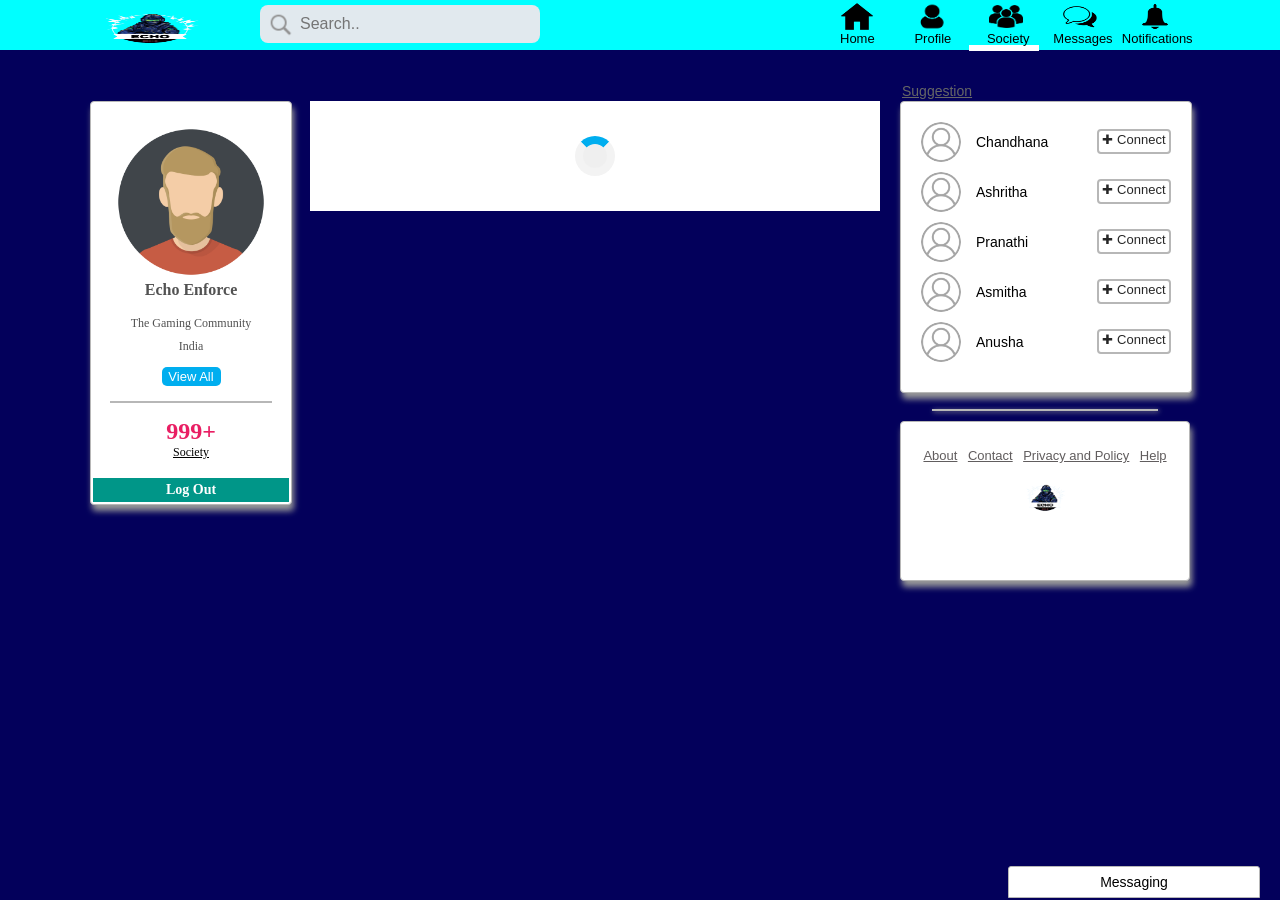
<file: login/society.html>
﻿<!DOCTYPE html>
<html>
<head>
	<title>Echo Enforce Home</title>
	<!-- CSS and JavaScript references -->
	<link rel="stylesheet" type="text/css" href="../CSS/header.css">
	<link rel="stylesheet" type="text/css" href="../CSS/society.css">
	<script src="../javascript/header.js"></script>
	<script src="../javascript/society.js"></script>
	<!-- Ending of CSS and JavaScrit -->
</head>
<body onload="loadconnection();">
	<!-- Header section -->
	<div class="headerfixed">
		<!-- Header start -->
	<div class="header">
		<!-- Wrapper start of heading-->
		<div class="wrapper">
			<!-- homaj logo -->
			<a href="home.html"><img src="../images/enforce.png" width=120 height=45 class="logoletter"/></a>
			<!-- Search bar -->
			<form id="searching">
			  <input type="text" name="search" placeholder="Search.." id="search">
			</form>

			<!-- icon bar to navigate to all pages -->
			<div class="icon-bar">
			 <ul>
			 	<!-- home -->
			 	<li><a href="home.html" onmouseover="headerchange(1);" onmouseout="headerorigin(1);"><img src="../images/login/home.png" id="homaj-home"><p id="p1">Home</p></a></li>
			 	<!-- profile -->
			 	<li> <a href="profile.html" onmouseover="headerchange(2);" onmouseout="headerorigin(2);"><img src="../images/login/profile.png" id="homaj-profile"><p id="p2">Profile</p></a> </li>
			 	<!-- society -->
			 	<li style="border-bottom: 6px solid white;"><a href="society.html" onmouseover="headerchange(3);" onmouseout="headerorigin(3);"><img src="../images/login/society.png" id="homaj-society"><p id="p3">Society</p></a></li>
			 	<!-- message -->
			 	<li> <a href="messages.html" onmouseover="headerchange(4);" onmouseout="headerorigin(4);"><img src="../images/login/message.png" id="homaj-message"><p id="p4">Messages</p></a></li>
			 	<!-- notification -->
			 	<li><a href="#" onmouseover="headerchange(5);" onmouseout="headerorigin(5);"><img src="../images/login/notification.png" id="homaj-notification"><p id="p5">Notifications</p></a>
			 	<div id="notify">
			 		<p>No New Notification</p>
			 		<hr style="background-color:white;width: 90%;">
			 	</div>
			 	</li>
			 </ul>	 
			   
			</div>
			<!-- Ending of Icon bar -->

		</div>
		<!-- Wrapper End of heading -->

	</div>
	<!-- End of header -->
</div>
<!-- End of header section -->


	<!-- Content Section -->
	<div class="content">
		<!-- Start wrapper -->
		<div class="wrapper">

			<!-- Start Left section -->
			<div class="leftfixed">
				<!-- start sidebar left -->
				<div class="sidebarleft">
					<img src="../images/profile/upload.png"/>
					<p id="sidename"> Echo Enforce</p>
					<p id="ssn"> The Gaming Community</p>
					<p id="country">India</p>
					<a href="profile.html" id="viewall">View All</a>
					<hr>
					<p id="nosociety">999+</p>
					<p id="societyname"><a href="society.html">Society</a></p>
					<p id="logout"><a href="../index.html">Log Out</a></p>
				</div>
				<!-- End of sidebar left -->
			</div>
			<!-- End of leftfixed -->


			<!-- start of main content section -->
			<div class="mainnotfixed">

			  <!-- connection suggestion -->
				<div class="people">
				<!-- <div class="connection">
					<img src="../images/profile/upload1.png">
					<h5>User Name</h5>
					<p>Secondary School</p>
					<a href="#" id="connect6" onclick="changelogo1('connect6');" style="margin: 10px auto;">&#x271A; Connect</a>
				</div> -->
				</div>
				<!-- end of connection suggestion -->

				<!-- button to view more friends -->
				<button type="button" id="viewmore" class="viewmore" onclick="loadconnection();">More</button>

			</div>
			<!-- end of main content section -->

			<!-- start of right section suggestion user -->
			<div class="rightfixed">
				<div class="suggesfixed"><p id="suggestion">Suggestion</p><div>

				<!-- Start of right fixed -->
				<div class="sidebarright">

					<!-- suggested user -->
					<div class="rightcontent">
						<img src="../images/profile/other_profile.png"/>
						<p class="name">Chandhana</p>
						<a href="#" id="connect1" onclick="changelogo('connect1');">&#x271A; Connect</a>

					</div>

					<div class="rightcontent">
						<img src="../images/profile/other_profile.png"/>
						<p class="name">Ashritha</p>
						<a href="#" id="connect2" onclick="changelogo('connect2');">&#x271A; Connect</a>
					</div>

					<div class="rightcontent">
						<img src="../images/profile/other_profile.png"/>
						<p class="name">Pranathi</p>
						<a href="#" id="connect3" onclick="changelogo('connect3');">&#x271A; Connect</a>
					</div>

					<div class="rightcontent">
						<img src="../images/profile/other_profile.png"/>
						<p class="name">Asmitha</p>
						<a href="#" id="connect4" onclick="changelogo('connect4');">&#x271A; Connect</a>
					</div>

					<div class="rightcontent">
						<img src="../images/profile/other_profile.png"/>
						<p class="name">Anusha</p>
						<a href="#" id="connect5" onclick="changelogo('connect5');">&#x271A; Connect</a>
					</div>
					<!-- End of sugested user -->
				</div>
				<!-- End of right fixed -->

			</div>
			<!-- End of right section suggestion user -->

			<!-- Start of about homaj -->
			<div class="rightfixed">
				
				<div class="sidebarright" style="width: 280px;padding: 4px;margin-top: 20px;height: 150px;">
					<hr style="top: -25px;">
				<div class="foot">

					<ul>
						<li><a href="https://kanna-signin.github.io/About/" target="_blank">About</a></li>
						<li><a href="">Contact</a></li>
						<li><a href="https://kanna-signin.github.io/Privacy/" target="_blank">Privacy and Policy</a></li>
						<li><a href=" https://kanna-signin.github.io/support/" target="_blank">Help</a></li>
					</ul>
					<img src="../images/enforce.png"/>
				</div>
				</div>
			</div>
			<!-- End of about homaj -->

			<!-- message bar at the bottom -->
			<div class="message" id="msg1">
				<button id="msg2" onclick="showhide()">Messaging</button>
				<p> No New Messages.</p>
			</div>
			<!-- End of message bar at the bottom -->

		</div>
		<!-- End of wrapper -->

	</div>


</body>
</html>
</file>
<file: CSS/style.css>
body{
	height: 100%;
	margin:0px;
	padding:0px;
	font-family: Helvetica, Arial, sans-serif;
}

.wrapper
{
	margin: 0 auto;
	width: 960px;
	height: 100%;
}

/*========HEADER SECTION ===========*/

.header
{
	width: 100%;
	height: 80px;
	background-color: #009688;
}


.logoletter
{
	margin-top:7px;
	margin-bottom:5px;

}


.loginuser /*--FORM--*/
{
	float:right;
	margin-top: 8px;
	color: white;
	font-size: 14px;
}

#login tr td .inputtext 
{
	border: 1px solid black;
	width: 145px;
	height: 18px;
}

#login tr td 
{
	border: 0px;
	padding: 0px;
	padding-left: 8px;
}

#logpassword
{
	font-size: 24px;
}

#loginbutton
{
	border: 0px;
	background-color: #43d854;
	height: 22px;
	color:white;
	font-size:14px;
}

#loginbutton:hover
{
	background-color: #009688;
	border: 1px solid black;
}

#loginbutton:active
{
	transform: translateX(8px);
	box-shadow: 4px 5px 4px #666;
}


/*==========MAIN SECTION ========*/

.main
{
	
	width: 100%;
	height: 100%;
	background-color:#d7dbd7;
	padding-bottom: 7%;
	clear: right;
}

.logopic
{
	position: relative;
	margin-top: 8%;
	width: 450px;
	height: 350px;
	opacity: 1.0;
	transition: opacity 1s ease-in-out;
}

.logopic:hover
{
	opacity: 0.5;
}

.signup /* ---- SIGNUP SECTION --- */
{
	float:right;
	font-size: 18px;

}


.signup h1 /*---- SIGNUP HEADING --*/
{
	font-size: 45px;
	margin: 0px;
	padding-top: 10%;
	padding-bottom: 4%;
}

.signup .inputtext2
{
	width: 250px;
	height: 32px;
	font-size: 18px;
	border-radius: 5px;
	border: 1px solid #bdc7d8;
	padding-left: 8px 10px;
}

#signuptable tr td
{
	padding-bottom: 10px;
	padding-right: 10px;
	text-align: right;
}

#pwd
{
	font-size:32px;
}

#signuptable #fm td
{
	text-align: left;
}

#signuptable tr #dob
{
	text-align: left;
}

#signuptable tr #dob select
{
	padding: 0px;
	margin: 0px -4px;
	border:2px solid #bdc7d8;
	height: 32px;
	font-size: 13px;
}

#joinnowbttn /*---JOING NOW BUTTON ---*/
{

	border:0px;
	width: 100%;
	height: 34px;
	font-size: 18px;
	background-color: #00aeef;
	color:white;
	box-shadow: 0 6px 4px #999;
}

#joinnowbttn:hover
{
	background-color: #4F82C3;
}

#joinnowbttn:active
{
  background-color: #2196F3;
  box-shadow: 0 5px 4px #666;
  transform: translateY(8px);
}

#joinbut
{
	height: 130px;
}


/*====== FOOTER ===========*/

.footer
{
	/*height: 40px;*/
}

.foot
{
	background-color: white;
	text-align: center;
}


.foot ul
{
	padding: 5px;
	list-style-type: none;
	text-align: center;
	margin: 10px;
	border-radius: 5px;
}

.foot ul li
{
	display: inline;
}

.foot ul li a
{
	text-decoration: none;
	padding: 10px;
	color: #615D5E;
	font-size: 16px;
}

.foot ul li a:hover
{
	color: #009688;
	font-size: 17px;
}

.foot p
{
	color: #666666;
	text-align: center;
	padding-bottom: 2%;
	padding-top: 8px;
	font-size: 14px;
}

.logoletter:hover
{
	animation: shake 0.5s;
	animation-iteration-count: infinite;
}

@keyframes shake {
    0% { transform: translate(1px, 1px) rotate(0deg); }
    10% { transform: translate(-1px, -2px) rotate(-1deg); }
    20% { transform: translate(-3px, 0px) rotate(1deg); }
    30% { transform: translate(3px, 2px) rotate(0deg); }
    40% { transform: translate(1px, -1px) rotate(1deg); }
    50% { transform: translate(-1px, 2px) rotate(-1deg); }
    60% { transform: translate(-3px, 1px) rotate(0deg); }
    70% { transform: translate(3px, 1px) rotate(-1deg); }
    80% { transform: translate(-1px, -1px) rotate(1deg); }
    90% { transform: translate(1px, 2px) rotate(0deg); }
    100% { transform: translate(1px, -2px) rotate(-1deg); }
}
</file>
<file: CSS/styleprofile.css>
body{
	height: 100%;
	margin:0px;
	padding:0px;
	font-family: Helvetica, Arial, sans-serif;
}

.wrapper
{
	margin: 0 auto;
	width: 960px;
	height: 100%;
}

/*========HEADER SECTION ===========*/

.header
{
	width: 100%;
	height: 80px;
	background-color: #009688;
}


.logoletter
{
	display: block;
	padding-top:7px;
	padding-bottom:5px;
	margin-left: auto;
	margin-right: auto;

}



/*==========MAIN SECTION ========*/

.main
{
	
	width: 100%;
	height: 100%;
	background-color:#d7dbd7;
	padding-bottom: 5%;
}



.signup /* ---- SIGNUP SECTION --- */
{
	font-size: 18px;
	padding-top: 4%;

}

.signup img
{
	display: block;
	margin-left: auto;
	margin-right: auto;
	margin-bottom: 20px;
	width: 700px;
	height: 120px;
}

#signuptable
{
	margin-left: auto;
	margin-right: auto;
	border: 2px solid #999999;
	padding: 12px;
	position: relative;
}

#signuptable select
{
	width: 262px;
	height: 36px;
	font-size: 18px;
	border-radius: 5px;
	border: 1px solid #bdc7d8;
	padding-left: 10px;
}

.signup h1 /*---- SIGNUP HEADING --*/
{
	font-size: 45px;
	margin: 0px;
	padding-top: 10%;
	padding-bottom: 4%;
}

.signup #signuptable .inputtext2
{
	width: 250px;
	height: 32px;
	font-size: 18px;
	border-radius: 5px;
	border: 1px solid #bdc7d8;
	padding-left: 10px;
}

#signuptable tr td
{
	padding-bottom: 15px;
	padding-right: 10px;
}

#nextbttn /*---JOING NOW BUTTON ---*/
{

	border:0px;
	width: 100%;
	height: 34px;
	font-size: 18px;
	background-color: #43d854;
	color: black;
	box-shadow: 0 6px 4px #999;
}

#nextbttn:hover
{
	background-color: #81E58D;
}

#nextbut
{
	height: 60px;
}


#nextbttn:active
{
  background-color: #4CAF50;
  box-shadow: 0 5px 4px #666;
  transform: translateY(8px);
}

#nextbttn:focus
{
	outline: 0px
}

/*====== FOOTER ===========*/

.footer
{
	/*height: 40px;*/
}

.foot
{
	background-color: white;
	text-align: center;
}

.foot ul
{
	padding: 5px;
	list-style-type: none;
	text-align: center;
	margin: 10px;
	border-radius: 5px;
}

.foot ul li
{
	display: inline;
}

.foot ul li a
{
	text-decoration: none;
	padding: 10px;
	color: #615D5E;
	font-size: 16px;
}

.foot ul li a:hover
{
	color: #009688;
	font-size: 17px;
}

.foot p
{
	color: #666666;
	text-align: center;
	font-size: 14px;
	padding-top: 8px;
	padding-bottom: 2%;
}

/*----Removing the number increment in input --*/
input[type=number]::-webkit-inner-spin-button, 
input[type=number]::-webkit-outer-spin-button { 
  -webkit-appearance: none; 
  margin: 0; 
}

input[type="file"] {
	display: inline;
	border: 2px solid red;
	position: absolute;
	left: 12px;
	width: 85%;
	height: 30px;
	opacity: 0;

}


.uploadButton {
display: inline;
background-color: #00AEEF;
border: 0px;
margin: 0px;
padding: 0px;
font-size: 16px;
width: 97%;
height: 30px;
color: white;
transition: width 1s ease-in-out;
}


#load1
{
	border-radius: 50%;
}

.logoletter:hover
{
	animation: shake 0.5s;
	animation-iteration-count: infinite;
}

@keyframes shake {
    0% { transform: translate(1px, 1px) rotate(0deg); }
    10% { transform: translate(-1px, -2px) rotate(-1deg); }
    20% { transform: translate(-3px, 0px) rotate(1deg); }
    30% { transform: translate(3px, 2px) rotate(0deg); }
    40% { transform: translate(1px, -1px) rotate(1deg); }
    50% { transform: translate(-1px, 2px) rotate(-1deg); }
    60% { transform: translate(-3px, 1px) rotate(0deg); }
    70% { transform: translate(3px, 1px) rotate(-1deg); }
    80% { transform: translate(-1px, -1px) rotate(1deg); }
    90% { transform: translate(1px, 2px) rotate(0deg); }
    100% { transform: translate(1px, -2px) rotate(-1deg); }
}
</file>
<file: CSS/header.css>
body
{
	margin:0px;
	padding: 0px;
	width: 100%;
	border:0px;
	background-color: #03005b;;
	font-family: arial;
}

.wrapper
{
	margin: 0 auto;
	width: 1100px;
	height: 100%;
}

/*============	HEADER	===================*/

.logoletter:hover
{
	animation: shake 0.5s;
	animation-iteration-count: infinite;
}

@keyframes shake {
    0% { transform: translate(1px, 1px) rotate(0deg); }
    10% { transform: translate(-1px, -2px) rotate(-1deg); }
    20% { transform: translate(-3px, 0px) rotate(1deg); }
    30% { transform: translate(3px, 2px) rotate(0deg); }
    40% { transform: translate(1px, -1px) rotate(1deg); }
    50% { transform: translate(-1px, 2px) rotate(-1deg); }
    60% { transform: translate(-3px, 1px) rotate(0deg); }
    70% { transform: translate(3px, 1px) rotate(-1deg); }
    80% { transform: translate(-1px, -1px) rotate(1deg); }
    90% { transform: translate(1px, 2px) rotate(0deg); }
    100% { transform: translate(1px, -2px) rotate(-1deg); }
}


.header
{
	width: 100%;
	height: 50px;
	background-color:rgb(0, 255, 255);
	position: fixed;
	z-index: 9999;
}

.headerfixed
{
	width: 100%;
	height: 50px;
}

.header .wrapper .logoletter
{
	padding-top: 5px;
}

#searching
{
	display: inline;
}

#search
{
	/*width: 420px;*/
	width: 220px;
	background-image: url('../images/login/search.png');
	background-position: 5px 4px;
	background-size: 30px 30px;
	background-repeat: no-repeat;
	border-radius: 8px;
	font-size: 16px;
	padding: 10px 20px 10px 40px;
	background-color: #E1E9EE;
	border: 0px;
	position : absolute;
	top: 5px;
	/*margin-left: 100px;*/
	margin-left: 50px;
	transition: width 1.5s ease-in-out;
}

#search:focus
{
	width: 420px;
	outline: 0px
}

.icon-bar
{
	float: right;
	/*width: 420px;*/
	width: 410px;
	height: 45px;
	position:relative;
}

.icon-bar ul
{
	margin:0px;
	margin-top: 3px;
	height: 42px;
	padding-left: 40px;
}

.icon-bar ul li
{
  	display: inline-block;
  	/*margin-left: 20px;
  	padding: 0px 5px;*/
  	height: 42px;
  	width: 70px;
}

#notify
{
	position: absolute;
	width: 80%;
	height: 370px;
	background-color: rgba(0,0,0,0.7);
	right: -4px;
	top:112%;
	display:none;
	animation: notifyzoom 0.5s;
}

@keyframes notifyzoom
{
	0%
	{
		transform: scaleY(0);
	}
	100%
	{
		transform: scaleY(1);
	}
}

.icon-bar ul li:hover #notify
{
	display: block;
}

#notify p
{
	color:white;
	font-size: 14px;
	font-family: sans-serif;
	font-weight: bold;
	text-align: center;
}

.icon-bar img
{
	width: 34px;
	height: 27px;
	padding-left:20px;
}

.icon-bar a
{
	width: 52px;
	height: 50px;
	position: relative;
}
.icon-bar a p
{
	display: inline;
	position: absolute;
	left:0px;
	top: 2px;
	color: black;
	font-size: 13px;
	margin-bottom: 0px;
}

#p1
{
	padding-left: 20px;
}

#p2
{
	padding-left: 20px;
}

#p3
{
	padding-left: 18px;
}

#p4
{
	padding-left: 10px;
}

#p5
{
	padding-left: 4px;
}


/*============== Message box ===========*/
.message
{
	position: fixed;
	bottom: 2px;
	right: 20px;
	height: 30px;
	background-color: #FFFFFF;
	border: 1px solid #B7B7B7;
	border-top-right-radius: 3px;
	border-top-left-radius:  3px;
	transition: height 1s ease-in-out;
}

.message button
{
	width: 250px;
	height: 30px;
	font-size: 14px;
	padding: 0px;
	margin: 0px;
	background-color: #FFFFFF;
	border-radius: 4px;
	text-align: center;
	border:0px;
}

.message p
{
	text-align: center;
	font-size: 14px;
	color: #666666;
}

.message button:focus
{
	outline: 0px
}

.content
{
	margin-top: 4%;
}

/*========== SIDEBAR LEFT ================*/
.sidebarleft
{
	width: 200px;
	/*height: 100px;*/
	background-color: #FFFFFF;
	position: fixed;
	border: 1px solid #B7B7B7;
	border-radius: 4px;
	box-shadow: 2px 6px 6px #999999;
}

.leftfixed
{
	width: 200px;
	height: 500px;
	float: left;
	margin-right: 20px;
}

.sidebarleft img
{
	width: 150px;
	height: 150px;
	padding: 25px;
	/*padding-bottom: 10px;*/
	border-radius: 50%;
}

.sidebarleft #sidename
{
	text-align: center;
	position: relative;
	top: -25px;
	margin: 0px;
	font-size: 16px;
	font-family: "Comic Sans MS";
	font-weight: bold;
	padding-left: 10px;
	padding-right: 10px;
}

.sidebarleft p
{
	text-align: center;
	margin: 0px;
	font-size: 12px;
	font-family: "verdana";
	padding-left: 10px;
	padding-right: 10px;
	color: #525252;
}

#ssn
{
	position: relative;
	top: -8px;
}

#country
{
	margin-bottom: 13px;
}

#viewall
{
	display: block;
	/*margin-left: 75px;*/
	margin: 0 auto;
	font-size: 13px;
	border-radius: 5px;
	border: 0px;
	outline: 0px;
	background-color: #00aeef;
	color: white;
	text-decoration: none;
	width: 55px;
	text-align: center;
	padding: 2px;
	margin-bottom: 15px;
}

#viewall:hover
{
	background-color: #4F82C3;
}

.sidebarleft hr
{
	width: 80%;
	border: 0.8px solid #B7B7B7;
	margin-bottom: 15px;
}

#nosociety
{

	color: #E91E63;
	font-size: 24px;
	font-family: "Comic Sans MS";
	font-weight: bold;
}

#societyname a
{
	color: black;
}

#societyname a:hover
{
	color: #E91E63;
}

#logout
{
	color: #009688;
	margin: 2px;
	margin-top: 18px;
	text-align: center;
	background-color: #009688;
}

#logout a
{
	display: block;
	color: white;
	font-size: 14px;
	text-decoration: none;
	font-weight: bold;
	padding: 4px;
}

#logout a:hover
{
	color: black;
}

/*=========== SIDEBAR RIGHT =============*/

/*parent of suggestion*/
.rightfixed
{
	float: right;
	width: 290px;
	height: 300px;
	clear: right;
}

/*parent of right content*/
.sidebarright
{
	position: fixed;
	/*float: right;*/
	width: 250px;
	/*height: 240px;*/
	background-color: #FFFFFF;
	border: 1px solid #B7B7B7;
	border-radius: 4px;
	box-shadow: 2px 6px 6px #999999;
	padding: 20px;
}

/*design of suggestion content*/
.suggesfixed
{
	position: fixed;
}

/*design of suggestion text*/
#suggestion
{
	margin: 0px;
	padding: 0px;
	position: relative;
	float: left;
	top: -18px;
	left: 2px;
	text-decoration: underline;
	color: #666666;
	font-size: 14px;
	height: 300px;
}

/*design of rightcontent i.e suggestion*/
.rightcontent
{
	/*margin-top: -20px;*/
	padding-bottom: 5px;
	margin-bottom: 5px;
	height: 40px;
}

/*design userimage in suggestion*/
.sidebarright .rightcontent img
{
	display: inline;
	width: 40px;
	height: 40px;
	border-radius: 50%;
	float: left;
}

/*design of username in suggestion*/
.rightcontent p
{
	display: block;
	width: 120px;
	margin: auto auto;
	margin-left: 15px;
	margin-top: 12px;
	float: left;
	text-align: left;
	font-size: 14px;

}

/*design of connect in suggestion*/
.rightcontent a
{
	display: block;
	float: right;
	width: 68px;
	font-size: 13px;
	margin-top: 7px;
	text-decoration: none;
	text-align: center;
	color: rgba(0,0,0,.85);
	height: 19px;
	padding: 1px;
	border: 2px solid #B7B7B7;
	border-radius: 4px;
	/*transition: width 2s ease-in-out;*/
}

/*hover effect on connect button*/
.rightcontent a:hover
{
	background-color: #009688;
	width: 70px;
	height: 21px;
	border: none;
	color: white;
}

/*horizontal line below suggestion*/
.rightfixed .sidebarright hr
{
	border: 0.5px solid #B7B7B7;
	outline: 0px;
	width: 80%;
	box-shadow: 1px 1px 5px #999999;
	margin-bottom: 12px;
	position: relative;
}

/*about creator info design below suggestion*/
.foot
{
	background-color: white;
	text-align: center;
	position: relative;
	top: -10px;
}

.foot ul
{
	padding: 5px;
	list-style-type: none;
	text-align: center;
	margin: 5px;
	border-radius: 5px;
}

.foot ul li
{
	display: inline-block;
	padding: 3px;
}

.foot ul li a
{
	text-decoration: underline;
	/*padding: 10px;*/
	color: #615D5E;
	font-size: 13px;
}

/*hover effect on link below suggestion*/
.foot ul li a:hover
{
	color: #009688;
	font-size: 14px;
}

/*copyright info design*/
.foot p
{
	color: #666666;
	text-align: center;
	font-size: 12px;
	padding-top: 6px;
	padding-bottom: 1%;
}

/*homaj logo below suggestion*/
.foot img
{
	width: 50px;
	height: 40px;
	display: block;
	margin: 0 auto;
} 

/*creating animation when click connect*/
@-webkit-keyframes spin {
  0% { -webkit-transform: rotate(0deg); }
  100% { -webkit-transform: rotate(360deg); }
}

@keyframes spin {
  0% { transform: rotate(0deg); }
  100% { transform: rotate(360deg); }
}
</file>
<file: CSS/message.css>
body
{
	/*overflow: hidden;*/
	background-color: #03005b;
	color: black;
	font-family: Arial, Helvetica, sans-serif;
}


/*====================	MAIN SECTION ================*/

/*parent of contact and chat section*/
.mainnotfixed
{
	float: left;
	width: 570px;
	/*height: 240px;*/
}

/*Design of contact section on left*/
.contact
{

	background-color: #F3F3F3;
	border: 1px solid #B7B7B7;

	border-radius: 4px 0 0 4px;
	/*padding: 15px;*/
	box-shadow: 4px 1.5px 5px #999999;
	width: 35%;
	box-sizing: border-box;
	float: left;
	height: 540px;
	border-right: 1px solid black;

}

/*heading text design*/
.headmsg
{
	height: 50px;
	background-color: skyblue;
	width: 100%;
}

.headmsg p
{
	margin: 0px;
	color: white;
	font-family: verdana;
	font-size: 20px;
	padding-top: 12px;
	text-align: center;

}

/*left content*/
.leftcontent
{
	width: 100%;
	padding: 2px;
	padding-top: 4px;
}

#contactsearch
{
	margin-bottom: 4px;
}

/*design search bar*/
#searchcontact
{
	background-image: url('../images/login/search.png');
	background-position: 5px 4px;
	background-size: 20px 20px;
	background-repeat: no-repeat;
	padding:8px;
	padding-left:30px;
	border-radius: 8px;
	font-size: 14px;
	width:98%;
	border:0px;
	outline: 0px;
	box-sizing: border-box;
	border: 1px solid rgba(0,0,0,0.3);
}

.contacts
{
	overflow: auto;
	height: 440px;
	width: 99%;

}

.contacts .contactuser
{
	width: 100%;
	padding: 4px 2px 4px 2px;
	overflow: hidden;
	margin-bottom: 10px;
	box-sizing: border-box;
	cursor: pointer;
}

.contacts .contactuser img
{
	display: inline;
	width: 35px;
	height: 35px;
	float: left;
	border-radius: 50%;
}

.contacts .contactuser p
{
	display: inline;
	position: relative;
	top: 10px;
	left: 15px;
	font-size: 15px;
}

/*Design of chat section on right*/
.chat
{
	background-color: #F3F3F3;
	border: 1px solid #B7B7B7;
	border-radius: 0 4px 4px 0;
	/*padding: 15px;*/
	box-shadow: 4px 1.5px 5px #999999;
	width:65%;
	box-sizing: border-box;
	float: right;
	height: 540px;
	border-left: 1px solid black;
	position: relative;
}

/*chat user heading design*/
.chatuser
{
	height: 50px;
	background-color:skyblue;
	width: 100%;
}

/*text area to send msg design*/
#textarea
{
	width: 83%;
	height: 40px;
	position: absolute;
	bottom: 0;
	left: 1px;
	resize: none;
	border-radius: 5px;
	overflow: hidden;
	border: 1px solid rgba(0,0,0,0.4);
	outline: 0px;
	padding: 5px;
	font-size: 14px;
}

/*send symbol design*/
#sendsymbol
{

	position: absolute;
	/*bottom: 2px;*/
	bottom: -4px;
	right: -1px;
	margin: 0px;
	padding: 0px;
	font-size: 48px;
	color: #43E954;
	font-weight: bold;
	/*color: #009688;*/
	cursor: pointer;
}

/*hover effect on send symbol*/
#sendsymbol:hover
{
	color: skyblue;
	/*color: #48FFA8;*/
}


/*chat user picture*/
.chatuser img
{
	width: 40px;
	height: 40px;
	float: left;
	margin-left: 10px;
	margin-top: 5px;
	border-radius: 50%;
}

/*chat msg user name*/
.chatuser p
{
	display: inline-block;
	margin-top: 15px;
	font-size: 18px;
	margin-left: 12px;
	color: white;
	font-family: verdana;


}

/*chat msg box*/
.chatmsg
{
	width: 100%;
	height: 433px;
	background-color:skyblue;
	box-shadow: 0px 4px 8px #79CFA2;
	overflow: auto;
}

/*msg received and send box*/
.received, .send
{
	display: none;
	overflow: hidden;
	position: relative;
}

/*chat msg design*/
.chatmsg p
{
	padding: 6px;
	margin: 10px;
	/*border: 1px solid #43E954;*/
	border: none;
	max-width: 260px;
	/*width:100%;*/
	font-size: 14px;
}

/*msg received design*/
.received p
{
	float: left;
	background-color:skyblue;
	margin-left: 15px;
	border-radius: 0px 5px 5px 5px;
}

/*msg send desing*/
.send p
{
	float: right;
	background-color:skyblue;
	margin-right: 15px;
	border-radius: 5px 0px 5px 5px;
}

/* Add arrows to the left container (pointing left) */
.send::before {
    content: " ";
    height: 0;
    position: absolute;
    top: 10px;
    width: 0;
    z-index: 1;
    right: 0px;
    border: medium solid white;
    border-width: 0px 0px 15px 15px;
    border-color: transparent transparent transparent #DCF8C6;
}

/* Add arrows to the right container (pointing left) */
.received::before {
    content: " ";
    height: 0;
    position: absolute;
    top: 10px;
    width: 0;
    z-index: 1;
    left: 0px;
    border: medium solid white;
    border-width: 0px 15px 15px 0;
    border-color: transparent #F3F3F3 transparent transparent;
}
</file>
<file: CSS/profile.css>
.leftfixedprofile
{
	width: 790px;
	height: 900px;
	background-color: #F3F3F3;
	float:left;
}

.bubble
{
	left: 46%;
	top: 12px;
	position: absolute;
	z-index: 8888;
}

.dot
{
  background-color: skyblue;
  border-radius: 50%;
  height: 15px;
  width:15px;
  margin:0 4px;
  display: inline-block;
}

.active, .dot:hover
{
  background-color: #717171;
}

.slideshowcontainer
{
	position: relative;
	margin: 0px;
	padding: 0px;
	height: 360px;
}

.chooseslide
{
	position: absolute;
	right: 14px;
	top: 7px;
	z-index:7777;
	width: 20px;
	opacity: 0;
}

.slideEdit
{
	cursor: pointer;
	transform: scaleX(-1);
	position:absolute;
	right: 10px;
	font-size: 26px;
	padding: 0px;
	margin: 0px;
	z-index: 7666;
	color: blue;
}

.chooseslide:hover ~ .slideEdit
{
	color: black;
	opacity: 1;
}

/*change profile pic*/
.chooseslide1
{
	position: absolute;
	top: 38%;
	right: 15px;
	z-index:7777;
	width: 20px;
	opacity: 0;
}

.sidebarleftprofile .slideEdit1
{
	cursor: pointer;
	transform: scaleX(-1);
	position:absolute;
	top: 35%;
	right: 13px;
	font-size: 26px;
	padding: 0px;
	margin: 0px;
	z-index: 7666;
	color: blue;
}


.chooseslide1:hover ~ .slideEdit1
{
	color: black;
}


.slideshowcontainer .singleslide img
{
	width: 100%;
	height: 360px;
}

.singleslide
{
  width: 100%;
  display:none;
  animation: 1s fade;
}

@keyframes fade
{
  from
  {
    opacity: 0.2;
    position: relative;
    left: 100%;
    width:0%;
  }
  to
  {
    opacity: 1;
    position: relative;
    width:100%;
    left:0%;
  }
}

.slideshowcontainer .singleslide .number
{
	position: absolute;
	padding: 10px;
	font-size: 18px;
	font-family: verdana;
	color: rgba(0,0,0,0.5);
}

.prev, .next
{
	cursor: pointer;
	position: absolute;
	top: 45%;
	font-size: 26px;
	font-weight: bold;
	padding: 10px;
    transition: all 0.5s ease-in-out;
    border-radius: 0px 4px 4px 0px;
}

.next
{
	right: 0px;
	border-radius: 4px 0px 0px 4px;
}

.prev:hover, .next:hover
{
  background-color: rgba(0,0,0,0.8);
  color: white;
}


.sidebarleftprofile
{
	width: 200px;
	/*height: 100px;*/
	background-color: transparent;
	/*border: 1px solid #B7B7B7;*/
/*	border-radius: 4px;*/
/*	box-shadow: 2px 6px 6px #999999;*/
	margin: 0px auto;
	position: relative;
	top: -80px;
}


.sidebarleftprofile img
{
	width: 150px;
	height: 150px;
	/*padding: 15px;*/
	/*padding-bottom: 10px;*/
	border-radius: 50%;
	display: block;
	margin: 4px auto 25px auto;
}

.sidebarleftprofile #sidename
{
	text-align: center;
	position: relative;
	top: -10px;
	margin: 0px;
	font-size: 16px;
	font-family: "Comic Sans MS";
	font-weight: bold;
	padding-left: 10px;
	padding-right: 10px;
}

.sidebarleftprofile p
{
	text-align: center;
	margin: 0px;
	font-size: 12px;
	font-family: "verdana";
	padding-left: 10px;
	padding-right: 10px;
	color: #525252;
}

#nosociety
{

	color: #E91E63;
	font-size: 24px;
	font-family: "Comic Sans MS";
	font-weight: bold;
}

#societyname a
{
	color: black;
}

#societyname a:hover
{
	color: #E91E63;
}

#logout
{
	color: #009688;
	margin: 2px;
	margin-top: 18px;
	text-align: center;
	background-color: #009688;
}

#logout a
{
	display: block;
	color: white;
	font-size: 14px;
	text-decoration: none;
	font-weight: bold;
	padding: 4px;
}

#logout a:hover
{
	color: black;
}

.line
{
	position: relative;
	top: -50px;
	width: 90%;
}

.line1
{
	width: 0px;
	border: 0.5px solid rgba(0,0,0,0.4);
	height: 20%;
	position: relative;
	top: -60px;
}

/*parent of timeline*/
.timeline
{
	width: 700px;
	padding: 45px;
	/*height: 400px;*/
	position: relative;
	top: -58px;
	background-color: #474e5d;
    font-family: Helvetica, sans-serif;
    margin-bottom: 45px;
}

/* The actual timeline (the vertical ruler) */
.timeline:after
{
	content:'';
	position: absolute;
	left: 50%;
	width: 6px;
	background-color: white;
	/*height: 100%;*/
	top: 0px;
	bottom: 0px;
	margin-left: -3px;
}

/* Container around content */
.container
{
	background-color: white;
	padding: 10px 30px;
	position:relative;
	width: 35%;
}

.container p
{
	margin: 4px;
}

/* The circles on the timeline  left*/
.container::after
{
	content: '';
    position: absolute;
    width: 25px;
    height: 25px;
    right: -61px;
    background-color: white;
    border: 4px solid #FF9F55;
    top: 15px;
    border-radius: 50%;
    z-index: 1;
}

/* The circles on the timeline right */
.right::after
{
	content: '';
    position: absolute;
    width: 25px;
    height: 25px;
    left: -61px;
    background-color: white;
    border: 4px solid #FF9F55;
    top: 15px;
    border-radius: 50%;
    z-index: 1;
}

/* Place the container to the left */
.left
{
	left: 0px;
}

/* Place the container to the right */
.right
{
	left: 56.34%;
}


/* Add arrows to the left container (pointing right) */
.left::before {
    content: " ";
    height: 0;
    position: absolute;
    top: 22px;
    width: 0;
    z-index: 1;
    right: -10px;
    border: medium solid white;
    border-width: 10px 0 10px 10px;
    border-color: transparent transparent transparent white;
}

/* Add arrows to the right container (pointing left) */
.right::before {
    content: " ";
    height: 0;
    position: absolute;
    top: 22px;
    width: 0;
    z-index: 1;
    left: -10px;
    border: medium solid white;
    border-width: 10px 10px 10px 0;
    border-color: transparent white transparent transparent;
}

h2
{
	color: #009688;
}

h4
{
	margin: 4px;
}
.tcontent p
{
	font-size: 15px;
	margin: 4px;
}

.container .slideEdit2
{	
	cursor: pointer;
	position: absolute;
	transform: scaleX(-1);
	font-size: 24px;
	color: blue;
	right: 5px;
	top: -4px;
}

.container .slideEdit2:hover
{
	color: black;
}



/* The Modal (background) */
.modal {
    display: none;
    position: fixed; /* Stay in place */
    z-index: 999998;
    left: 0;
    top: 0;
    width: 100%; /* Full width */
    height: 100%; /* Full height */
    overflow: auto; /* Enable scroll if needed */
    background-color: rgba(0,0,0,0.7); /* Black w/ opacity */
    padding-top: 60px;
}

/*modal content to edit*/
.Edit
{

	background-color: #fefefe;
    margin: 0% auto 10% auto;
    border: 1px solid #888;
    width: 50%;
    position: relative;

}

/* The Close Button (x) */
.close {
    position: absolute;
    right: 15px;
    top: 5px;
    color: #000;
    font-size: 35px;
    font-weight: bold;
}

.close:hover,
.close:focus {
    color: red;
    cursor: pointer;
}

.Edit form
{
	margin: 20px auto;
	width: 40%;
}

/* Full-width input fields */
.Edit form input[type=text], .Edit form input[type=password],
.Edit form input[type=number], .Edit form input[type=email] {
    width: 100%;
    padding: 10px 16px;
    margin: 12px 0;
    display: inline-block;
    border: 1px solid #ccc;
    box-sizing: border-box;
    border-radius: 5px;
    font-size: 14px;
}

/* Set a style for all buttons */
.Edit form button {
    background-color: #4CAF50;
    color: white;
    padding: 14px 20px;
    margin: 25px 0 6px 0;
    border: none;
    cursor: pointer;
    width: 100%;
}

.Edit form button:hover {
    opacity: 0.8;
}



/* Extra styles for the cancel button */
.Edit form .cancelbtn {
	margin-top: 13px;
    background-color: #f44336;
}

/* Add Zoom Animation */
.animate {
    -webkit-animation: animatezoom 0.6s;
    animation: animatezoom 0.6s;
}

@-webkit-keyframes animatezoom {
    from {-webkit-transform: scale(0);} 
    to {-webkit-transform: scale(1);}
}
    
@keyframes animatezoom {
    from {transform: scale(0);} 
    to {transform: scale(1);}
}

/*Add Zoom out animation*/
.deanimate
{
	animation: animatezoomout 0.6s;
}

@keyframes animatezoomout
{
	from{transform: scale(1);}
	to{transform: scale(0);}
}

/*----Removing the number increment in input --*/
.Edit form input[type=number]::-webkit-inner-spin-button, 
.Edit form input[type=number]::-webkit-outer-spin-button { 
  -webkit-appearance: none; 
  margin: 0; 
}
</file>
<file: CSS/society.css>
.mainnotfixed
{
	width: 570px;
	float: left;
	/*height: 500px;*/
	background-color: white;
	box-sizing: border-box;
}

.people
{
	overflow:hidden;
}

.connection
{
	width:122px;
	/*height: 140px;*/
	float: left;
	/*background-color: magenta;*/
	display:inline-block;
	margin:15px 10px 20px 10px;
}

.connection img
{
	width: 100%;
	border-radius: 50%;
}

.connection h5
{
	text-align: center;
	margin: 4px;
}

.connection p
{
	font-size: 12px;
	text-align: center;
	padding: 0px;
	margin: 0px;
	margin-bottom: 5px;
}

/*design of connect in suggestion*/
.connection a
{
	display: block;
	width: 68px;
	font-size: 13px;
	margin: 10px auto;
	text-decoration: none;
	text-align: center;
	color: rgba(0,0,0,.85);
	height: 19px;
	padding: 1px;
	border: 2px solid #B7B7B7;
	border-radius: 4px;
	box-shadow: 2px 8px 6px rgba(0,0,0,0.4);
	transition: box-shadow 0.4s ease-in-out;
	cursor: pointer;
}

/*hover effect on connect button*/
.connection a:hover
{
	box-shadow: 1px 4px 2px rgba(0,0,0,0.5);
}

/*view more button in main content*/
.viewmore
{
	display: block;
	margin: 15px auto;
	padding: 2px 5;
	border: 2px solid #B7B7B7;
	outline: 0px;
	color: black;
	background-color: white;
	border-radius: 5px;
	box-shadow: 3px 3px 5px #999999;
	font-size: 16px;
	margin-top: 35px;
}

/*view more button when click change class name to loader*/

.loader {
	display: block;
	margin: 35px auto;
	padding: 1px;
	outline: 0px;
	border: 8px solid #f3f3f3;
	border-radius: 50%;
	border-top: 8px solid #00aeef;
	width: 40px;
	height: 40px;
	-webkit-animation: spin 1s linear infinite;
	animation: spin 1s linear infinite;
}


@-webkit-keyframes spin {
  0% { -webkit-transform: rotate(0deg); }
  100% { -webkit-transform: rotate(360deg); }
}

@keyframes spin {
  0% { transform: rotate(0deg); }
  100% { transform: rotate(360deg); }
}

.viewmore:hover
{
	border: 2px solid #2196F3;
	background-color: #00aeef;
	color: white;
}

.viewmore:active
{
  background-color: #4F82C3;
  box-shadow: 0 5px 4px #666;
  transform: translateY(5px);
}
</file>
